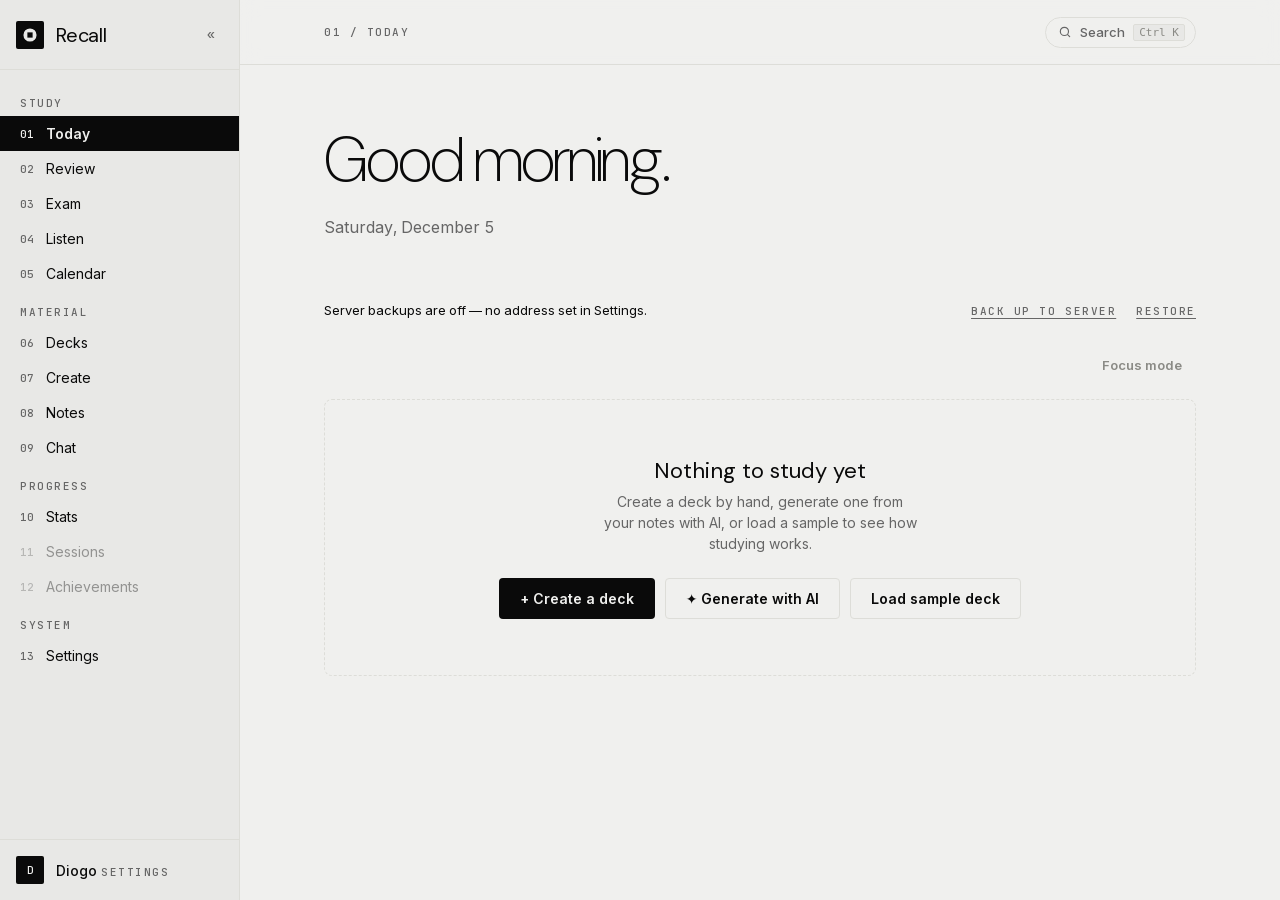
<file: index.html>
<!DOCTYPE html>
<html lang="en">
<head>
<meta charset="utf-8">
<meta name="viewport" content="width=device-width, initial-scale=1">
<title>Recall</title>
<!-- PWA (feature #26). Installing does NOT change the origin, so the installed app
     shares one localStorage with this tab rather than opening a second, empty library. -->
<link rel="manifest" href="manifest.json">
<meta name="theme-color" content="#F0F0EE">
<!-- Chrome asks for /favicon.ico on every page load whether you declare one or not.
     Without this line that is a 404 on every visit, including production. Found by
     (C) live-source-check.mjs V19, which names the URL rather than just counting. -->
<link rel="icon" href="icons/icon-192.png">
<link rel="apple-touch-icon" href="icons/apple-touch-icon-180.png">
<!-- Fonts are vendored into fonts/ (feature #26): Google Fonts cannot be relied on with
     the wifi off, and this also drops a render-blocking cross-origin request. The
     @font-face rules live at the top of styles.css. -->
<!-- pdf.js 3.11.174 (Mozilla, Apache-2.0) — reads text out of PDFs, entirely in the
     browser. VENDORED, not from a CDN (2026-08-28).
     It used to load from cdnjs, justified as "fine because PDF import only feeds AI
     generation, which already needs the internet". Feature #37 killed that sentence:
     attaching a reference source costs ZERO API calls, so there is now a PDF path that
     needs no network for its purpose — and it failed offline anyway, inside an app whose
     headline claim is that it works offline. Both this and its worker (see app.js) are
     now precached. Pinned to the exact version that was on the CDN. -->
<script src="vendor/pdf.min.js"></script>
<link rel="stylesheet" href="styles.css">
</head>
<body>


<div class="shell">

<!-- ============ SIDEBAR (v6) ============
     13 items in 5 groups, each with a zero-padded index. Replaces the 5-tab top
     nav: the app had outgrown it, and 4 of the design's screens had no tab at all.
     The list is DATA (NAV_DEF in app.js), not markup — the indices renumber
     themselves, which is the whole point of numbering them. -->
<aside class="rail" id="rail">
  <div class="rail-head">
    <button class="rail-brand" onclick="goHome()" aria-label="Recall home">
      <!-- "Aperture": a square with a circular void and a small square returned to
           the centre. One fill, no background box — the void shows what is behind
           it, so the mark inverts correctly on paper and on ink. -->
      <svg viewBox="0 0 64 64" role="img" aria-label="Recall">
        <path fill-rule="evenodd" d="M0 0 H64 V64 H0 Z M32 17 A15 15 0 1 0 32 47 A15 15 0 1 0 32 17 Z"/>
        <rect x="26" y="26" width="12" height="12"/>
      </svg>
      <span class="rail-wordmark">Recall</span>
    </button>
    <button class="rail-toggle" id="rail-toggle" onclick="toggleRail()"
            aria-label="Collapse sidebar" aria-expanded="true" title="Collapse">&laquo;</button>
  </div>

  <nav class="rail-nav" id="rail-nav" aria-label="Main"></nav>

  <div class="rail-foot">
    <div id="rail-pomodoro"></div>
    <button class="rail-user" onclick="openKeyModal()" title="Settings" aria-label="Settings">
      <span class="rail-avatar" id="rail-initials">D</span>
      <span class="rail-user-meta">
        <span class="rail-user-name" id="rail-user-name">Diogo</span>
        <span class="m-label" id="rail-user-sub">Settings</span>
      </span>
    </button>
  </div>
</aside>

<main>
  <div class="topbar">
    <div class="topbar-inner">
      <div class="topbar-where" id="topbar-where">01 / Today</div>
      <div class="topbar-right">
        <span class="topbar-offline" id="topbar-offline" hidden>Offline ready</span>
        <span class="topbar-due" id="topbar-due"></span>
        <span class="nav-crumb" id="nav-crumb"></span>
        <button class="search-pill" id="search-pill" onclick="openSearch()"
              aria-label="Search everything" title="Search decks, cards and assignments">
        <svg viewBox="0 0 24 24" aria-hidden="true"><circle cx="11" cy="11" r="7"/><path d="M20 20l-3.5-3.5"/></svg>
        <span>Search</span><kbd id="search-pill-key">⌘K</kbd>
      </button>
      </div>
    </div>
  </div>

  <div class="col">

<!-- The update handoff (2026-08-01). NOT a toast: a toast disappears after 1.6s and
     has nothing to click, which is exactly the state that left ⌘Q as the only way to
     pick up a new build. This stays until it is acted on or dismissed.

     Lives HERE, between the nav and <main>, and not at the end of <body>, because it is
     IN FLOW (2026-08-28). As a fixed overlay it covered whatever sat in the first row of
     content — "Show answer" in August, then the pomodoro reset. See the CSS note. -->
<div id="update-bar" hidden>
  <span id="update-bar-text"></span>
  <button class="btn btn-primary" id="update-bar-action" onclick="onTakeUpdate()"></button>
  <button class="btn btn-ghost" onclick="dismissUpdateBar()" aria-label="Dismiss">Later</button>
</div>

  <!-- ============ DECKS HOME ============ -->
  <!-- ============ HOME (dashboard) ============
       Split from the decks library 2026-07-27: one screen was carrying eleven
       things. Home answers "what do I study now?"; Decks answers "what do I have?" -->
  <section id="screen-home" class="screen active">
    <div class="dash-header" id="dash-header">
      <div>
        <div class="dash-date" id="dash-date">—</div>
        <h1 class="dash-h1" id="dash-greeting">Recall</h1>
      </div>
      <div style="display:flex;gap:10px;flex-wrap:wrap">
        <button class="btn btn-outline" onclick="goGenerate()">✦ Generate with AI</button>
        <button class="btn btn-primary" onclick="goDecks()">Your decks</button>
      </div>
    </div>

    <!-- Backup nudge / unreadable-data warning (feature #19). Urgent, so it stays
         on the front page. Renders nothing when there is nothing to say. -->
    <div class="backup-nudge" id="backup-nudge" style="display:none"></div>

    <!-- Layout switch (feature #30). Lives OUTSIDE #dash-header on purpose: the header
         is one of the things Focus hides, so a toggle placed inside it would vanish in
         Focus mode and the only way back would be clearing localStorage. Pinned by F15. -->
    <div class="home-layout-row">
      <button class="btn btn-ghost btn-sm" id="home-layout-btn" aria-pressed="false"
              onclick="onToggleHomeLayout()"
              title="Switch between the full dashboard and a single-number view">Focus mode</button>
    </div>

    <!-- Hidden entirely when there are no decks: a dashboard of zeroes is worse
         than a welcome. -->
    <div class="dashA-top" id="dash-panels" style="display:none">
      <div class="due-panel">
        <div>
          <div class="due-label">Due today</div>
          <div class="due-num">
            <span class="due-big" id="due-big">0</span>
            <span class="due-unit" id="due-unit">cards</span>
          </div>
          <p class="due-sub" id="due-sub"></p>
        </div>
        <div class="due-actions">
          <button class="btn btn-dark" id="dash-review-btn" onclick="startDueReview()">Start review</button>
          <button class="btn btn-outline" id="dash-browse-btn" onclick="goDecks()">Browse decks</button>
        </div>
      </div>
      <div class="stats-panel" id="dash-stats-panel">
        <div class="stats-panel-label">Streak</div>
        <div class="stats-list">
          <div class="stat-row"><span class="stat-n" id="dash-streak">0</span><span class="stat-l">Day streak</span></div>
          <div class="stat-divider"></div>
          <div class="stat-row"><span class="stat-n" id="dash-total">0</span><span class="stat-l">Total cards</span></div>
          <div class="stat-divider"></div>
          <div class="stat-row"><span class="stat-n" id="dash-week">0</span><span class="stat-l">Reviewed 7d</span></div>
        </div>
        <div class="ticks streak-ticks" id="dash-streak-ticks" aria-hidden="true"></div>
      </div>
    </div>

    <!-- "Up next" (v6). The decks with cards due, in the design's four-column row.
         Hidden entirely when nothing is due — an empty band under a zero is noise. -->
    <div id="dash-upnext" hidden>
      <div class="band-head">Up next</div>
      <div id="dash-upnext-rows"></div>
    </div>

    <!-- Assignments panel (feature #27). Rendered OUTSIDE renderDashboard, which
         returns early with zero decks — this panel must still appear for someone who
         logged a Filosofia test before creating a Filosofia deck. Placed above
         #home-empty so that case reads correctly. Empty string = no panel at all. -->
    <div class="asg-panel" id="dash-assignments" style="display:none"></div>

    <div id="home-empty"></div>

    <div class="activity-panel" id="dash-activity" style="display:none">
      <div class="activity-header">
        <h2>Study activity</h2>
        <div class="cal-legend">
          <span>Less</span>
          <div class="cal-legend-swatches">
            <span class="hm-cell hm-0"></span><span class="hm-cell hm-1"></span><span class="hm-cell hm-2"></span><span class="hm-cell hm-3"></span><span class="hm-cell hm-4"></span>
          </div>
          <span>More</span>
        </div>
      </div>
      <div id="dash-heatmap"></div>
    </div>
  </section>

  <!-- ============ DECKS (the library) ============ -->
  <section id="screen-decks" class="screen">
    <div class="page-head">
      <div>
        <div class="eyebrow">Your library</div>
        <h1 class="page">Decks</h1>
      </div>
      <div style="display:flex;gap:10px;flex-wrap:wrap">
        <button class="btn btn-outline" id="gen-cta" onclick="goGenerate()">✦ Generate with AI</button>
        <button class="btn btn-primary" id="new-deck-btn" onclick="openDeckModal()">+ New deck</button>
      </div>
    </div>

    <!-- Static (outside decks-body) so re-renders never steal focus mid-word. -->
    <div class="field" id="deck-search-wrap" style="display:none">
      <input id="deck-search" type="search" placeholder="Search decks and cards" autocomplete="off"
             oninput="renderDecks()"
             onkeydown="if(event.key==='Escape'){event.preventDefault();this.value='';renderDecks();}">
    </div>
    <div id="decks-body"></div>

    <div class="data-footer">
      <span class="data-footer-note">Your decks and progress live only in this browser. Back them up to a file so a browser reset can't erase them.</span>
      <div class="data-footer-actions">
        <button class="btn btn-outline btn-sm" onclick="exportData()">↓ Export backup</button>
        <button class="btn btn-outline btn-sm" onclick="importData()">↑ Import backup</button>
      </div>
    </div>
    <input type="file" id="import-file" accept="application/json,.json" style="display:none" onchange="onImportFile(event)">
  </section>

  <!-- ============ ASSIGNMENTS (feature #27) ============ -->
  <section id="screen-assignments" class="screen">
    <div class="cal-head">
      <h1 class="v6-h1 cal-month-label">Assignments</h1>
      <div class="seg cal-tabs" role="tablist" aria-label="Calendar view">
          <button class="seg-btn" id="asg-tab-month" role="tab" onclick="goCalendar('Month')">Month</button>
          <button class="seg-btn" id="asg-tab-week"  role="tab" onclick="goCalendar('Week')">Week</button>
          <button class="seg-btn" id="asg-tab-asg"   role="tab" onclick="goAssignments()">Assignments</button>
        </div>
    </div>
    <div class="page-head">
      <div>
        <div class="eyebrow">School</div>
        <h1 class="page">Assignments</h1>
      </div>
      <div style="display:flex;gap:10px;flex-wrap:wrap;align-items:center">
        <!-- Static, outside #assignments-body, so a re-render never steals focus or
             resets the choice mid-interaction — same reason as #deck-search-wrap. -->
        <label class="asg-sort-label" for="asg-sort">Sort by</label>
        <select id="asg-sort" onchange="onAsgSortChange()">
          <option value="due">Due date</option>
          <option value="priority">Priority</option>
        </select>
        <button class="btn btn-primary" onclick="openAssignmentModal(-1)">+ New assignment</button>
      </div>
    </div>

    <!-- Google Calendar sync (feature #33). Static, outside #assignments-body, so a
         re-render of the list never wipes a "Syncing…" message mid-request — the same
         reason #asg-sort lives outside it. -->
    <div id="gcal-panel" class="gcal-panel"></div>

    <div id="asg-controls"></div>
    <div id="assignments-body"></div>
  </section>

  <!-- ============ DECK VIEW ============ -->
  <section id="screen-deck" class="screen">
    <button class="btn btn-ghost btn-sm" style="margin-bottom:14px" onclick="goDecks()">← All decks</button>
    <div class="page-head">
      <div>
        <div class="eyebrow" id="deck-tag-line">Deck</div>
        <h1 class="page" id="deck-title">Deck</h1>
        <div id="deck-due-line" style="margin-top:8px;font-size:14px;color:var(--ink-2)"></div>
      </div>
      <div style="display:flex;gap:10px;flex-wrap:wrap">
        <button class="btn btn-danger-ghost" onclick="onDeleteDeck()">Delete deck</button>
        <button class="btn btn-outline" onclick="goGenerateForDeck()">✦ Generate cards</button>
        <button class="btn btn-outline" id="chat-btn" onclick="goChatForDeck()">Chat</button>
        <button class="btn btn-outline" id="artifacts-btn" onclick="goArtifactsForDeck()">Artifacts</button>
        <button class="btn btn-outline" id="exam-btn" onclick="goExamForDeck()">Exam</button>
        <button class="btn btn-outline" id="quiz-btn" onclick="startQuiz()">Quiz</button>
        <button class="btn btn-outline" id="cram-btn" onclick="startCram()">Cram</button>
        <button class="btn btn-primary" id="study-btn" onclick="startReview()">Study</button>
      </div>
    </div>

    <!-- Speech settings for this deck. Language is per-deck (a property of the
         material); "read aloud" is global (a property of your situation).
         Audio is pre-generated Kokoro clips now, so these controls always show —
         the old "browser has no speech engine" hiding case no longer exists. -->
    <div class="speak-row" id="speak-toggle-row">
      <label class="speak-check">
        <input type="checkbox" id="speak-toggle" onchange="onToggleAutoSpeak()">
        <span>Read cards aloud</span>
      </label>
      <label class="speak-lang">
        <span>Voice</span>
        <select id="deck-lang" onchange="onChangeDeckLang()"></select>
      </label>
      <button class="btn btn-ghost btn-sm speak-btn" onclick="onTestVoice()">Test voice</button>
    </div>

    <details class="deck-summary" id="deck-summary-wrap" style="display:none">
      <summary>Summary <span class="deck-summary-hint">AI-written from your imported material</span></summary>
      <p class="summary-text" id="deck-summary-text"></p>
    </details>

    <!-- Reference source (feature #37). Material for Chat / Artifacts / Exam Mode on a
         deck whose cards were made by hand. Rendered by renderSourceRow(). -->
    <div class="source-row" id="deck-source-row"></div>

    <div class="panel">
      <div class="field">
        <label for="card-front">Front — the question or prompt</label>
        <textarea id="card-front" placeholder="e.g. What is the powerhouse of the cell?"></textarea>
      </div>
      <div class="field">
        <label for="card-back">Back — the answer</label>
        <textarea id="card-back" placeholder="e.g. The mitochondria."></textarea>
      </div>
      <div class="form-foot">
        <span class="form-error" id="card-error"></span>
        <button class="btn btn-primary" onclick="onAddCard()">Add card</button>
      </div>
    </div>

    <div class="section-label" id="exam-history-label" style="display:none">
      <h2>Exams</h2>
      <span class="count" id="exam-history-count">0</span>
    </div>
    <div id="exam-history"></div>

    <div class="section-label">
      <h2>Cards</h2>
      <span class="count" id="cards-count">0</span>
    </div>
    <div class="card-list" id="cards-body"></div>
  </section>

  <!-- ============ REVIEW ============ -->
  <section id="screen-review" class="screen">
    <div id="review-active">
      <div class="review-wrap">
        <!-- Mode row (v6). The design shows four modes as tabs on one screen; this
             app has Flip, Quiz and Cram as three screens, so the tabs navigate.
             Timed is in the design and has never been built — shown disabled
             rather than dropped, because the row is the design and a silently
             missing fourth tab reads as a rendering bug. -->
        <div class="mode-tabs" role="tablist" aria-label="Review mode">
          <button class="mode-tab" id="mode-flip"  role="tab" onclick="setReviewMode('Flip')">Flip</button>
          <button class="mode-tab" id="mode-quiz"  role="tab" onclick="startQuiz()">Quiz</button>
          <button class="mode-tab" id="mode-cram"  role="tab" onclick="startCram()">Cram</button>
          <button class="mode-tab" id="mode-timed" role="tab" onclick="setReviewMode('Timed')">Timed</button>
        </div>
        <div class="mode-note" id="mode-note"></div>
        <div class="review-head">
          <span class="review-deck" id="review-deck-name">Deck</span>
          <!-- Pomodoro (feature #34). One timer shared by Study, Cram and Quiz. -->
          <div class="pomodoro-slot" role="group" aria-label="Focus timer"></div>
          <span class="study-timer" id="review-timer" hidden></span>
          <span class="review-pos" id="review-pos">1 / 1</span>
        </div>
        <div class="progress"><div class="progress-fill" id="review-bar" style="width:0%"></div></div>
        <div class="flashcard" id="flashcard" onclick="flip()" role="button" tabindex="0"
             aria-label="Flashcard. Click or press space to reveal the answer.">
          <button class="speak-btn card-speak" title="Read aloud (S)" aria-label="Read this card aloud"
                  onclick="event.stopPropagation(); speakReviewFace()">Speak</button>
          <div class="face-label" id="face-label">Question</div>
          <div class="face-text" id="face-text">—</div>
          <div class="flip-hint" id="flip-hint">Space to reveal</div>
        </div>
        <div id="show-answer-row" class="show-answer-row">
          <button class="btn btn-primary" onclick="flip()">Reveal answer</button>
        </div>
        <div id="rating-grid" class="rating-grid" style="display:none">
          <button class="rating-btn rating-again" onclick="rate('again')"><span>Again</span><span class="interval" id="iv-again">—</span></button>
          <button class="rating-btn rating-hard"  onclick="rate('hard')"><span>Hard</span><span class="interval" id="iv-hard">—</span></button>
          <button class="rating-btn rating-good"  onclick="rate('good')"><span>Good</span><span class="interval" id="iv-good">—</span></button>
          <button class="rating-btn rating-easy"  onclick="rate('easy')"><span>Easy</span><span class="interval" id="iv-easy">—</span></button>
        </div>
      </div>
    </div>

    <!-- caught up (nothing due) -->
    <div id="review-caughtup" style="display:none">
      <div class="centered">
        <div class="big-icon" style="background:var(--success-bg)">
          <svg width="26" height="26" viewBox="0 0 24 24" fill="none" stroke="#1A7F37" stroke-width="2.5" stroke-linecap="round" stroke-linejoin="round"><path d="M20 6 9 17l-5-5"/></svg>
        </div>
        <h1>You're all caught up</h1>
        <p id="caughtup-text">No cards are due in this deck right now. Come back later, or study ahead.</p>
        <div class="done-actions">
          <button class="btn btn-primary" id="study-ahead-btn" onclick="startReview(true)">Study all cards anyway</button>
          <button class="btn btn-outline" onclick="goDeck(currentDeckId)">Back to deck</button>
        </div>
      </div>
    </div>

    <!-- session complete -->
    <div id="review-done" style="display:none">
      <div class="centered">
        <div class="big-icon" style="background:var(--success-bg)">
          <svg width="26" height="26" viewBox="0 0 24 24" fill="none" stroke="#1A7F37" stroke-width="2.5" stroke-linecap="round" stroke-linejoin="round"><path d="M20 6 9 17l-5-5"/></svg>
        </div>
        <h1>Session complete</h1>
        <p id="done-text">Nice work.</p>
        <div class="done-stats">
          <div class="done-stat"><div class="done-stat-n" id="cnt-again" style="color:var(--error)">0</div><div class="done-stat-l">Again</div></div>
          <div class="done-stat"><div class="done-stat-n" id="cnt-hard" style="color:var(--warning)">0</div><div class="done-stat-l">Hard</div></div>
          <div class="done-stat"><div class="done-stat-n" id="cnt-good">0</div><div class="done-stat-l">Good</div></div>
          <div class="done-stat"><div class="done-stat-n" id="cnt-easy" style="color:var(--success)">0</div><div class="done-stat-l">Easy</div></div>
        </div>
        <!-- Effort reveal (feature #32). Deliberately BELOW the session stats: the
             reward supplements the honest numbers, it never replaces them. -->
        <div id="review-reward"></div>
        <div class="done-actions">
          <button class="btn btn-primary" onclick="goDeck(currentDeckId)">Back to deck</button>
          <button class="btn btn-outline" onclick="goDecks()">All decks</button>
        </div>
      </div>
    </div>
  </section>

  <!-- ============ QUIZ ============ -->
  <section id="screen-quiz" class="screen">
    <div id="quiz-active">
      <div class="quiz-wrap">
        <div class="review-head">
          <span class="review-deck" id="quiz-deck-name">Deck</span>
          <div class="pomodoro-slot" role="group" aria-label="Focus timer"></div>
          <span class="review-pos" id="quiz-pos">1 / 1</span>
        </div>
        <div class="progress"><div class="progress-fill" id="quiz-bar" style="width:0%"></div></div>
        <div class="quiz-question">
          <div class="quiz-q-label">Which answer is correct?</div>
          <div class="quiz-q-text" id="quiz-q-text">—</div>
        </div>
        <div class="quiz-options" id="quiz-options"></div>
        <div class="quiz-foot">
          <span class="quiz-feedback" id="quiz-feedback"></span>
          <button class="btn btn-primary" id="quiz-next-btn" style="display:none" onclick="nextQuiz()">Next</button>
        </div>
      </div>
    </div>

    <!-- quiz results -->
    <div id="quiz-done" style="display:none">
      <div class="centered">
        <div class="big-icon" style="background:var(--success-bg)">
          <svg width="26" height="26" viewBox="0 0 24 24" fill="none" stroke="#1A7F37" stroke-width="2.5" stroke-linecap="round" stroke-linejoin="round"><path d="M20 6 9 17l-5-5"/></svg>
        </div>
        <h1 id="quiz-score-title">Quiz complete</h1>
        <p id="quiz-score-text">—</p>
        <div id="quiz-reward"></div>
        <div class="done-actions">
          <button class="btn btn-primary" onclick="startQuiz()">Retake quiz</button>
          <button class="btn btn-outline" onclick="goDeck(currentDeckId)">Back to deck</button>
        </div>
      </div>
    </div>
  </section>

  <!-- ============ CRAM ============ -->
  <section id="screen-cram" class="screen">
    <div id="cram-active">
      <div class="review-wrap">
        <div class="review-head">
          <span class="review-deck" id="cram-deck-name">Deck</span>
          <div class="pomodoro-slot" role="group" aria-label="Focus timer"></div>
          <span class="review-pos" id="cram-left">—</span>
        </div>
        <div class="progress"><div class="progress-fill" id="cram-bar" style="width:0%"></div></div>
        <div class="flashcard" onclick="cramFlip()" role="button" tabindex="0"
             aria-label="Flashcard. Click or press space to reveal the answer.">
          <button class="speak-btn card-speak" title="Read aloud (S)" aria-label="Read this card aloud"
                  onclick="event.stopPropagation(); speakCramFace()">Speak</button>
          <div class="face-label" id="cram-face-label">Question</div>
          <div class="face-text" id="cram-face-text">—</div>
          <div class="flip-hint" id="cram-flip-hint">Space to reveal</div>
        </div>
        <div id="cram-show-row" class="show-answer-row">
          <button class="btn btn-primary" onclick="cramFlip()">Reveal answer</button>
        </div>
        <div id="cram-grid" class="rating-grid cram-grid" style="display:none">
          <button class="rating-btn rating-again" onclick="onCramAnswer(false)"><span>Missed</span><span class="interval">comes back</span></button>
          <button class="rating-btn rating-easy"  onclick="onCramAnswer(true)"><span>Got it</span><span class="interval">done</span></button>
        </div>
      </div>
    </div>

    <!-- cram results -->
    <div id="cram-done" style="display:none">
      <div class="centered">
        <div class="big-icon" style="background:var(--success-bg)">
          <svg width="26" height="26" viewBox="0 0 24 24" fill="none" stroke="#1A7F37" stroke-width="2.5" stroke-linecap="round" stroke-linejoin="round"><path d="M20 6 9 17l-5-5"/></svg>
        </div>
        <h1 id="cram-score-title">Deck crammed</h1>
        <p id="cram-score-text">—</p>
        <div id="cram-reward"></div>
        <div class="done-actions">
          <button class="btn btn-primary" onclick="cramAgain()">Cram again</button>
          <button class="btn btn-outline" onclick="goDeck(currentDeckId)">Back to deck</button>
        </div>
      </div>
    </div>
  </section>

  <!-- ============ CHAT WITH MATERIAL ============ -->
  <section id="screen-chat" class="screen">
    <div class="chat-wrap">
      <button class="btn btn-ghost btn-sm" style="margin-bottom:14px" onclick="goDeck(currentDeckId)">← Back to deck</button>

      <!-- Chat header (feature #21), from 01 Design/(C) Recall-standalone.html -->
      <div class="chat-header">
        <div class="chat-icon" aria-hidden="true">
          <svg width="20" height="20" viewBox="0 0 24 24" fill="none" stroke="currentColor" stroke-width="2" stroke-linecap="round" stroke-linejoin="round"><path d="M21 15a2 2 0 0 1-2 2H7l-4 4V5a2 2 0 0 1 2-2h14a2 2 0 0 1 2 2z"/></svg>
        </div>
        <div class="chat-header-text">
          <div class="chat-title">Chat with this material</div>
          <div class="chat-source" id="chat-source">—</div>
        </div>
        <span class="sources-badge" title="Answers come only from this deck's material">● Sources only</span>
        <!-- The thread now survives navigation (feature #29), so ending it has to be
             a deliberate act. Without this the only way out is reloading the page. -->
        <button class="btn btn-ghost btn-sm" id="chat-new-btn" onclick="onNewConversation()"
                title="Clear this deck's conversation and start over">New conversation</button>
      </div>

      <div class="chat-thread" id="chat-thread"></div>

      <div class="chat-input-area">
        <div class="chat-suggestions" id="chat-suggestions"></div>
        <div class="chat-bar">
          <textarea id="chat-input" rows="1" placeholder="Ask about this material…"
            onkeydown="if(event.key==='Enter'&&!event.shiftKey){event.preventDefault();onSendChat();}"></textarea>
          <button class="chat-send" id="chat-send-btn" onclick="onSendChat()" aria-label="Send">
            <svg width="17" height="17" viewBox="0 0 24 24" fill="none" stroke="currentColor" stroke-width="2" stroke-linecap="round" stroke-linejoin="round"><path d="M22 2 11 13M22 2l-7 20-4-9-9-4z"/></svg>
          </button>
        </div>
        <p class="chat-note">Each message is one API call.</p>
      </div>
    </div>
  </section>

  <!-- ============ ARTIFACTS (table · sheet · map) ============ -->
  <section id="screen-artifacts" class="screen">
    <div class="table-wrap">
      <button class="btn btn-ghost btn-sm" style="margin-bottom:14px" onclick="goDeck(currentDeckId)">← Back to deck</button>
      <div class="eyebrow" id="artifacts-context-kind">Study artifacts</div>
      <h1 class="page" id="artifacts-deck-name" style="margin-bottom:6px">Deck</h1>
      <div class="art-tabs" id="art-tabs">
        <button class="art-tab" id="art-tab-table" onclick="showArtifactTab('table')">Table</button>
        <button class="art-tab" id="art-tab-sheet" onclick="showArtifactTab('sheet')">Sheet</button>
        <button class="art-tab" id="art-tab-map" onclick="showArtifactTab('map')">Map</button>
        <button class="art-tab" id="art-tab-timeline" onclick="showArtifactTab('timeline')">Timeline</button>
        <button class="art-tab" id="art-tab-chart" onclick="showArtifactTab('chart')">Chart</button>
      </div>

      <div class="art-panel" id="art-panel-table">
        <p class="chat-note">Built only from this deck’s material. One table per deck — regenerating replaces it.</p>
        <div class="table-input-row">
          <input id="table-steering" type="text" autocomplete="off"
                 placeholder="What should it compare? Leave empty and Claude picks."
                 onkeydown="if(event.key==='Enter'){event.preventDefault();onGenerateTable();}">
          <button class="btn btn-primary" id="table-gen-btn" onclick="onGenerateTable()">Generate</button>
        </div>
        <div class="gen-status" id="table-status"></div>
        <div id="table-result"></div>
      </div>

      <div class="art-panel" id="art-panel-sheet">
        <p class="chat-note">A one-page pre-exam read, built only from this deck’s material. One sheet per deck — regenerating replaces it.</p>
        <div class="table-input-row" style="justify-content:flex-end">
          <button class="btn btn-primary" id="sheet-gen-btn" onclick="onGenerateSheet()">Generate</button>
        </div>
        <div class="gen-status" id="sheet-status"></div>
        <div id="sheet-result"></div>
      </div>

      <div class="art-panel" id="art-panel-map">
        <p class="chat-note">The key concepts and how they connect, drawn only from this deck’s material. One map per deck — regenerating replaces it.</p>
        <div class="table-input-row" style="justify-content:flex-end">
          <button class="btn btn-primary" id="map-gen-btn" onclick="onGenerateMap()">Generate</button>
        </div>
        <div class="gen-status" id="map-status"></div>
        <div id="map-result"></div>
      </div>

      <div class="art-panel" id="art-panel-timeline">
        <p class="chat-note">The material’s events or steps laid out in order, drawn only from this deck’s material. One timeline per deck — regenerating replaces it.</p>
        <div class="table-input-row" style="justify-content:flex-end">
          <button class="btn btn-primary" id="timeline-gen-btn" onclick="onGenerateTimeline()">Generate</button>
        </div>
        <div class="gen-status" id="timeline-status"></div>
        <div id="timeline-result"></div>
      </div>

      <div class="art-panel" id="art-panel-chart">
        <p class="chat-note">One chart of the numbers worth studying, drawn only from this deck’s material. Works when there are real figures to chart — otherwise it says so. One chart per deck — regenerating replaces it.</p>
        <div class="table-input-row">
          <input id="chart-steering" type="text" autocomplete="off"
                 placeholder="What should it chart? Leave empty and Claude picks."
                 onkeydown="if(event.key==='Enter'){event.preventDefault();onGenerateChart();}">
          <button class="btn btn-primary" id="chart-gen-btn" onclick="onGenerateChart()">Generate</button>
        </div>
        <div class="gen-status" id="chart-status"></div>
        <div id="chart-result"></div>
      </div>
    </div>
  </section>

  <!-- ============ GENERATE ============ -->

  <!-- ============ EXAM MODE (feature #36) ============
       Three screens. Setup exists because the official IAVE Informação-Prova is
       MANDATORY: it is the only thing that can tell Claude the real shape of the
       exam, and the only place a wrong PDF can be turned away. -->

  <section id="screen-exam-setup" class="screen">
    <button class="btn btn-ghost btn-sm" style="margin-bottom:14px" onclick="goDeck(currentDeckId)">← Back to deck</button>
    <div class="page-head">
      <div>
        <div class="eyebrow" id="exam-setup-tag">Exam Mode</div>
        <h1 class="page">Sit a real exam</h1>
      </div>
    </div>

    <!-- Corrected 2026-08-26. This used to promise that the Grupos and cotações were
         read from the document. MEASURED on the real 2026 Informação-Provas for História A
         and Física e Química A: neither lists them. The page was promising something no
         official document delivers, and contradicting its own provenance line below. -->
    <p class="exam-lede">
      Recall builds a full mock <strong>Exame Nacional</strong> from this deck's own material,
      following your subject's official <strong>Informação-Prova</strong> — its duration, its
      200 points, the kinds of question it uses and the themes it covers. One PDF, once per deck.
      Recall will tell you which parts came from the document and which it chose itself.
    </p>

    <div class="panel exam-panel">
      <div class="field">
        <label for="exam-pdf">Informação-Prova (PDF)</label>
        <input type="file" id="exam-pdf" accept="application/pdf" onchange="onExamPdfChosen(event)">
        <div class="field-hint">
          Download it from <span class="mono-inline">iave.pt</span> — one per subject, per year.
          Any other PDF will be turned away rather than guessed at.
        </div>
      </div>
      <div class="gen-status" id="exam-format-status"></div>
    </div>

    <div id="exam-format-summary"></div>

    <div class="exam-generate-row" id="exam-generate-row" style="display:none">
      <div class="gen-status" id="exam-generate-status"></div>
      <button class="btn btn-primary" id="exam-generate-btn" onclick="onGenerateExam()">Generate exam</button>
    </div>
  </section>

  <section id="screen-exam" class="screen">
    <div class="exam-bar">
      <div class="exam-bar-id">
        <div class="eyebrow" id="exam-subject" style="margin:0">Exame</div>
        <div class="exam-bar-title" id="exam-title">Exame</div>
      </div>

      <div class="exam-bar-clock">
        <div class="exam-clock" id="exam-clock">00:00</div>
        <div class="exam-clock-mode" id="exam-clock-mode">Elapsed</div>
      </div>

      <div class="exam-bar-actions">
        <span class="exam-progress" id="exam-progress">0 / 0 answered</span>
        <button class="btn btn-outline btn-sm" id="exam-mode-btn" onclick="onToggleExamClockMode()">Count down</button>
        <button class="btn btn-outline btn-sm" id="exam-start-btn" onclick="onStartExam()">Start</button>
        <button class="btn btn-outline btn-sm" id="exam-pause-btn" onclick="onToggleExamPause()">Pause</button>
        <button class="btn btn-primary btn-sm" id="exam-submit-btn" onclick="onSubmitExam()">Submit</button>
      </div>
    </div>

    <!-- Claude's own warning about the deck, when it has one. Its own banner because
         it used to end up in the title: the schema had no other free-text field. -->
    <div class="exam-material-warning" id="exam-material-warning"></div>

    <div class="exam-overtime" id="exam-overtime"></div>
    <!-- Said in words, on the screen, because it is a real difference between this
         and the thing it rehearses. -->
    <div class="exam-pause-note" id="exam-pause-note">
      Pause is a study aid. A real Exame Nacional has no pause button — and running out
      of time here will never submit for you.
    </div>

    <div class="gen-status" id="exam-submit-status"></div>
    <div id="exam-body"></div>

    <div class="exam-foot">
      <button class="btn btn-primary" onclick="onSubmitExam()">Submit for marking</button>
    </div>
  </section>

  <section id="screen-exam-result" class="screen">
    <button class="btn btn-ghost btn-sm" style="margin-bottom:14px" onclick="goDeck(currentDeckId)">← Back to deck</button>

    <!-- Above the mark, never in a footnote. A number out of 20 next to the words
         "Exame Nacional" reads as authoritative whether or not it has earned it. -->
    <div class="exam-disclaimer" id="exam-disclaimer">
      <strong>This is an AI estimated grade, not an official school grade.</strong>
      Claude marked your open answers against a rubric it wrote itself. Treat it as
      practice feedback on what to study next, not as a prediction of what a real
      examiner would give you.
    </div>

    <div class="exam-grade-panel">
      <div class="exam-grade-main">
        <div class="exam-grade-label">Estimated grade</div>
        <div class="exam-grade20" id="exam-grade20">—</div>
        <div class="exam-grade-scale">valores (0–20)</div>
      </div>
      <div class="exam-grade-side">
        <div class="exam-grade-label">Cotação</div>
        <div class="exam-total200" id="exam-total200">— / 200</div>
        <div class="exam-grade-meta" id="exam-result-meta"></div>
      </div>
    </div>

    <div class="gen-status" id="exam-regrade-status"></div>
    <div id="exam-result-body"></div>
  </section>

  <section id="screen-generate" class="screen">
    <div class="gen-wrap">
      <div class="eyebrow">AI flashcard generation</div>
      <h1 class="page" style="margin-bottom:6px">Turn notes into cards</h1>
      <p style="color:var(--ink-2);font-size:15px;margin-bottom:24px;max-width:60ch;text-wrap:pretty">Paste any text — class notes, an article, a chapter — or choose a PDF. Recall asks Claude to pull out the key ideas and write question/answer cards for you.</p>

      <div class="panel">
        <div class="field">
          <label for="gen-deck">Add cards to</label>
          <select id="gen-deck" onchange="onGenDeckChange()"></select>
        </div>
        <div class="field" id="gen-newdeck-field" style="display:none">
          <label for="gen-newdeck-name">New deck name</label>
          <input id="gen-newdeck-name" type="text" placeholder="e.g. Cell Biology" autocomplete="off">
        </div>
        <div class="field">
          <label for="gen-source">Source text</label>
          <div class="pdf-row">
            <button type="button" class="btn btn-outline btn-sm" onclick="document.getElementById('pdf-file').click()">📄 Choose PDF</button>
            <input type="file" id="pdf-file" accept="application/pdf" hidden onchange="onPdfChosen(event)">
            <span class="pdf-info" id="pdf-info"></span>
          </div>
          <div class="field pdf-pages-field" id="pdf-pages-field" style="display:none">
            <label for="pdf-pages">Pages <span class="pages-hint">(optional — e.g. 3-8, blank = all)</span></label>
            <div class="pdf-pages-row">
              <input id="pdf-pages" type="text" placeholder="all" autocomplete="off" onkeydown="if(event.key==='Enter'){event.preventDefault();onApplyPdfPages();}">
              <button type="button" class="btn btn-outline btn-sm" onclick="onApplyPdfPages()">Apply</button>
            </div>
          </div>
          <textarea id="gen-source" style="min-height:160px" placeholder="Paste your notes, an article, or a transcript here — or choose a PDF above…"></textarea>
        </div>
        <div class="gen-controls">
          <div class="gen-count-row">
            <span class="gen-count-label">Cards to make</span>
            <div class="count-pills" id="count-pills">
              <button class="count-pill" onclick="setCount(this,5)">5</button>
              <button class="count-pill active" onclick="setCount(this,10)">10</button>
              <button class="count-pill" onclick="setCount(this,20)">20</button>
            </div>
          </div>
          <button class="btn btn-primary" id="gen-btn" onclick="onGenerate()">✦ Generate cards</button>
        </div>
        <div class="gen-status" id="gen-status"></div>
      </div>

      <div id="gen-results" class="gen-results" style="display:none">
        <div class="gen-results-head">
          <div style="display:flex;align-items:center;gap:10px">
            <h2 id="gen-results-title">Cards generated</h2>
            <span class="ready-badge">Review before saving</span>
          </div>
          <div style="display:flex;gap:10px">
            <button class="btn btn-outline btn-sm" onclick="discardGenerated()">Discard</button>
            <button class="btn btn-primary btn-sm" id="gen-save-btn" onclick="saveGenerated()">Add to deck</button>
          </div>
        </div>
        <div class="summary-panel" id="gen-summary" style="display:none">
          <div class="summary-label">Summary</div>
          <p class="summary-text" id="gen-summary-text"></p>
        </div>
        <div class="card-list" id="gen-cards-body"></div>
      </div>
    </div>
  </section>

  <!-- ============ PROGRESS / STATS ============ -->
  <section id="screen-stats" class="screen">
    <div class="page-head">
      <div>
        <div class="eyebrow">Your progress</div>
        <h1 class="page">Progress</h1>
      </div>
    </div>
    <div id="stats-body"></div>
  </section>

  <!-- ============ 04 LISTEN (v6 design) ============
       Hands-free review. The app already had Kokoro clips and speak(); what it
       never had was a surface that plays them one after another. -->
  <section id="screen-listen" class="screen">
    <h1 class="v6-h1">Listen</h1>
    <p class="v6-lede">Hands-free review. Recall reads each card aloud and moves through the deck on its own, so you can study while walking or cooking.</p>

    <div class="listen-player">
      <div class="listen-player-head">
        <span class="listen-deck" id="listen-deck">—</span>
        <span class="listen-pos" id="listen-pos">00 / 00</span>
      </div>
      <div class="listen-face-label" id="listen-face-label">Question</div>
      <div class="listen-face" id="listen-face"></div>
      <div class="ticks ticks-3 listen-ticks" id="listen-ticks"></div>
      <div class="listen-controls">
        <button class="listen-btn-ghost" onclick="listenPrev()">Previous</button>
        <button class="listen-btn-play" id="listen-play" onclick="listenToggle()">Play</button>
        <button class="listen-btn-ghost" onclick="listenNext()">Next</button>
      </div>
    </div>

    <div class="pref-row">
      <div class="pref-copy">
        <div class="pref-title">Speed</div>
        <div class="pref-desc">Playback rate for the voice</div>
      </div>
      <div class="seg" id="listen-rates"></div>
    </div>
    <div class="pref-row">
      <div class="pref-copy">
        <div class="pref-title">Read the answer too</div>
        <div class="pref-desc">Off reads only questions, for self-testing out loud</div>
      </div>
      <button class="switch" id="listen-both" role="switch" aria-checked="true"
              onclick="listenToggleBoth()"><span class="switch-knob"></span></button>
    </div>

    <div class="band-head listen-queue-head" id="listen-queue-head">Queue / 0 cards</div>
    <div id="listen-queue"></div>
  </section>

  <!-- ============ 05 CALENDAR (v6 design) ============
       Month and Week live here; Assignments is the third tab and stays its own
       section so its modal, sort control and checks keep working unchanged. All
       three report as "05 / Calendar", and Assignments has no nav row of its own.
       NOTE the third tab is Diogo's instruction, not the prototype: the design's
       Calendar has two tabs. -->
  <section id="screen-calendar" class="screen">
    <div class="cal-head">
      <h1 class="v6-h1 cal-month-label" id="cal-month-label">&mdash;</h1>
      <div class="seg cal-tabs" role="tablist" aria-label="Calendar view">
          <button class="seg-btn" id="cal-tab-month" role="tab" onclick="setCalView('Month')">Month</button>
          <button class="seg-btn" id="cal-tab-week"  role="tab" onclick="setCalView('Week')">Week</button>
          <button class="seg-btn" id="cal-tab-asg"   role="tab" onclick="goAssignments()">Assignments</button>
        </div>
    </div>
    <p class="v6-lede v6-lede-wide">Filled cells are days you studied. Amber bars show cards coming due.</p>

    <div id="cal-month-pane">
      <div class="cal-grid" id="cal-grid"></div>
    </div>

    <div id="cal-week-pane" hidden>
      <div class="cal-week-head">
        <div class="band-head cal-week-title">This week</div>
        <div class="cal-week-total" id="cal-week-total"></div>
      </div>
      <div id="cal-week-rows"></div>
    </div>

    <div class="cal-activity-head">
      <div class="band-head cal-week-title" id="cal-activity-title">Activity / 17 weeks</div>
      <div class="cal-legend-v6">
        <span>Less</span>
        <div class="cal-legend-swatches">
          <span class="hm-cell hm-0"></span><span class="hm-cell hm-1"></span><span class="hm-cell hm-2"></span><span class="hm-cell hm-3"></span><span class="hm-cell hm-4"></span>
        </div>
        <span>More</span>
      </div>
    </div>
    <div id="cal-activity"></div>
  </section>
  </div><!-- /.col -->
</main>
</div><!-- /.shell -->

<!-- ============ NEW DECK MODAL ============ -->
<div class="modal-backdrop" id="deck-modal" onclick="if(event.target===this)closeDeckModal()">
  <div class="modal" role="dialog" aria-modal="true" aria-labelledby="deck-modal-title">
    <h2 id="deck-modal-title">New deck</h2>
    <div class="modal-sub">A deck is a set of flashcards on one topic.</div>
    <div class="field">
      <label for="deck-name">Deck name</label>
      <input id="deck-name" type="text" placeholder="e.g. Cell Biology" autocomplete="off">
    </div>
    <div class="field">
      <label for="deck-tag">Subject / tag — optional</label>
      <input id="deck-tag" type="text" placeholder="e.g. Biology" autocomplete="off">
    </div>
    <div class="field" id="new-deck-lang-field">
      <label for="new-deck-lang">Read-aloud voice</label>
      <select id="new-deck-lang"></select>
    </div>
    <div class="form-error" id="deck-error" style="margin-bottom:8px"></div>
    <div class="modal-actions">
      <button class="btn btn-outline" onclick="closeDeckModal()">Cancel</button>
      <button class="btn btn-primary" onclick="onCreateDeck()">Create deck</button>
    </div>
  </div>
</div>

<!-- ============ REFERENCE SOURCE MODAL (feature #37) ============ -->
<div class="modal-backdrop" id="source-modal" onclick="if(event.target===this)closeSourceModal()">
  <div class="modal" role="dialog" aria-modal="true" aria-labelledby="source-modal-title">
    <h2 id="source-modal-title">Attach reference source</h2>
    <div class="modal-sub">Material for Chat, Artifacts and Exam Mode to work from. No cards
      are generated and nothing is sent to Claude right now.</div>
    <div class="field">
      <div class="pdf-row">
        <button type="button" class="btn btn-outline btn-sm"
                onclick="document.getElementById('source-pdf-file').click()">📄 Choose PDF</button>
        <input type="file" id="source-pdf-file" accept="application/pdf" hidden
               onchange="onSourcePdfChosen(event)">
        <span class="pdf-info" id="source-pdf-info"></span>
      </div>
      <div class="field pdf-pages-field" id="source-pages-field" style="display:none">
        <label for="source-pages">Pages <span class="pages-hint">(optional — e.g. 3-8, blank = all)</span></label>
        <div class="pdf-pages-row">
          <input id="source-pages" type="text" placeholder="all" autocomplete="off"
                 onkeydown="if(event.key==='Enter'){event.preventDefault();onApplySourcePages();}">
          <button type="button" class="btn btn-outline btn-sm" onclick="onApplySourcePages()">Apply</button>
        </div>
      </div>
      <label for="source-text">Reference text</label>
      <textarea id="source-text" style="min-height:200px" oninput="renderSourceCounter()"
                placeholder="Paste your notes, a chapter, a transcript — or choose a PDF above…"></textarea>
      <div class="source-counter" id="source-counter"></div>
    </div>
    <div class="modal-actions">
      <button class="btn btn-outline" onclick="closeSourceModal()">Cancel</button>
      <button class="btn btn-primary" id="source-save-btn" onclick="onSaveSource()">Attach reference</button>
    </div>
  </div>
</div>

<!-- ============ API KEY MODAL ============ -->
<div class="modal-backdrop" id="assignment-modal" onclick="if(event.target===this)closeAssignmentModal()">
  <div class="modal" role="dialog" aria-modal="true" aria-labelledby="asg-modal-title">
    <h2 id="asg-modal-title">New assignment</h2>
    <div class="modal-sub">Homework, a test, an essay — anything with a deadline.</div>
    <div class="field">
      <label for="asg-title">Title</label>
      <input id="asg-title" type="text" placeholder="e.g. Biology test — chapter 4" autocomplete="off">
    </div>
    <div class="field">
      <!-- Free text with suggestions, not a closed list: a Filosofia test has to be
           loggable before a Filosofia deck exists. Options come from deck tags AND
           subjects already used. -->
      <label for="asg-subject">Subject — optional</label>
      <input id="asg-subject" type="text" list="asg-subjects" placeholder="e.g. Biology" autocomplete="off">
      <datalist id="asg-subjects"></datalist>
    </div>
    <div class="field">
      <label for="asg-due">Due date — optional</label>
      <input id="asg-due" type="date">
    </div>
    <div class="field">
      <label for="asg-priority">Priority</label>
      <select id="asg-priority">
        <option value="high">High</option>
        <option value="med" selected>Medium</option>
        <option value="low">Low</option>
      </select>
    </div>
    <div class="field">
      <label for="asg-deck">Study deck — optional</label>
      <select id="asg-deck"></select>
    </div>
    <div class="form-error" id="asg-error" style="margin-bottom:8px"></div>
    <div class="modal-actions">
      <button class="btn btn-outline" onclick="closeAssignmentModal()">Cancel</button>
      <button class="btn btn-primary" id="asg-save-btn" onclick="onSaveAssignment()">Create assignment</button>
    </div>
  </div>
</div>

<div class="modal-backdrop" id="restore-modal" onclick="if(event.target===this)closeRestoreModal()">
  <div class="modal" role="dialog" aria-modal="true" aria-labelledby="restore-modal-title">
    <h2 id="restore-modal-title">Restore from server</h2>
    <div class="modal-sub">Backups are kept on your Mac. Nothing here is ever deleted, and your current decks are copied to the server before anything is replaced.</div>
    <div id="restore-list" class="restore-list" role="radiogroup" aria-labelledby="restore-modal-title"></div>
    <div class="form-error" id="restore-error" style="margin-bottom:8px"></div>
    <div class="modal-actions">
      <button class="btn btn-outline" onclick="closeRestoreModal()">Cancel</button>
      <button class="btn btn-primary" id="restore-confirm" onclick="onRestoreSelected()" disabled>Restore</button>
    </div>
  </div>
</div>

<div class="modal-backdrop" id="key-modal" onclick="if(event.target===this)closeKeyModal()">
  <div class="modal" role="dialog" aria-modal="true" aria-labelledby="key-modal-title">
    <h2 id="key-modal-title">Settings</h2>
    <div class="modal-sub">Both are stored only in this browser, on this device. The key is needed for AI card generation and never leaves your machine except to call Claude directly — get one at <a href="https://console.anthropic.com/settings/keys" target="_blank" rel="noopener">console.anthropic.com</a>.</div>
    <div class="field">
      <label for="key-input">Key (starts with sk-ant-)</label>
      <input id="key-input" type="password" placeholder="sk-ant-…" autocomplete="off" spellcheck="false">
    </div>
    <div class="form-error" id="key-error" style="margin-bottom:8px"></div>
    <div class="field">
      <label for="server-input">Backup server (optional)</label>
      <input id="server-input" type="text" placeholder="http://localhost:8000" autocomplete="off" spellcheck="false">
      <div class="field-hint">Your decks are copied here so they survive clearing your browser. Leave empty to turn this off — everything else works the same. Runs on this Mac, so it does not reach your phone.</div>
    </div>
    <div class="form-error" id="server-error" style="margin-bottom:8px"></div>
    <div class="field">
      <label for="gcal-client-input">Google Calendar client ID (optional)</label>
      <input id="gcal-client-input" type="text" placeholder="…apps.googleusercontent.com" autocomplete="off" spellcheck="false">
      <div class="field-hint">Mirrors assignments that have a due date into your Google Calendar, one way, when you press Sync. Create an OAuth client ID (type: Web application) in Google Cloud Console and allow this exact address as an origin. Leave empty to turn this off.</div>
    </div>
    <div class="form-error" id="gcal-client-error" style="margin-bottom:8px"></div>
    <!-- Pomodoro lengths (feature #35). Side by side because they are one decision,
         not two: how long you work and how long you rest are chosen together. -->
    <div class="field">
      <label for="pomo-focus-input">Focus / break length (minutes)</label>
      <div class="field-pair">
        <input id="pomo-focus-input" type="number" min="1" max="180" step="1"
               inputmode="numeric" placeholder="25" autocomplete="off" aria-label="Focus length in minutes">
        <input id="pomo-break-input" type="number" min="1" max="180" step="1"
               inputmode="numeric" placeholder="5" autocomplete="off" aria-label="Break length in minutes">
      </div>
      <div class="field-hint">Used by the timer on the Study, Cram and Quiz screens. Leave either empty to go back to 25 and 5. A change applies to your next block, or straight away if you press reset.</div>
    </div>
    <div class="form-error" id="pomo-error" style="margin-bottom:8px"></div>
    <div class="field-hint" id="build-id-line" style="margin-bottom:8px"></div>
    <div class="modal-actions">
      <button class="btn btn-danger-ghost" onclick="onClearKey()">Remove key</button>
      <button class="btn btn-outline" onclick="closeKeyModal()">Cancel</button>
      <button class="btn btn-primary" onclick="onSaveKey()">Save</button>
    </div>
  </div>
</div>

<!-- ============ GLOBAL SEARCH (⌘K, feature #28) ============
     One box over decks, cards and assignments, reachable from every screen.
     aria-modal + role="dialog" because it takes the whole screen's focus; the
     listbox/option roles let a screen reader announce "3 of 12" as you arrow. -->
<div id="search-overlay" hidden>
  <div id="search-scrim" onclick="closeSearch()"></div>
  <div id="search-panel" role="dialog" aria-modal="true" aria-label="Search everything">
    <div class="search-input-row">
      <svg class="search-icon" viewBox="0 0 24 24" aria-hidden="true"><circle cx="11" cy="11" r="7"/><path d="M20 20l-3.5-3.5"/></svg>
      <input id="search-input" type="text" autocomplete="off" spellcheck="false"
             placeholder="Search decks, cards and assignments"
             role="combobox" aria-expanded="true" aria-controls="search-results"
             aria-autocomplete="list" oninput="onSearchInput()">
      <kbd class="search-esc">esc</kbd>
    </div>
    <div id="search-results" role="listbox" aria-label="Search results"></div>
  </div>
</div>

<div id="toast"></div>

<!-- Which Kokoro clips exist on disk, written by 04 System/(C) kokoro-build-audio.py.
     Loaded as a <script> and not fetched on purpose: fetch() is blocked on file://
     but <script> and <audio> are not. Missing file is fine and simply means no
     audio has been generated yet. Must come before app.js. -->
<script src="audio/clips.js"></script>

<!-- All behavior. Must come after pdf.min.js in <head> and after the elements above. -->
<script src="app.js"></script>
</body>
</html>
</file>
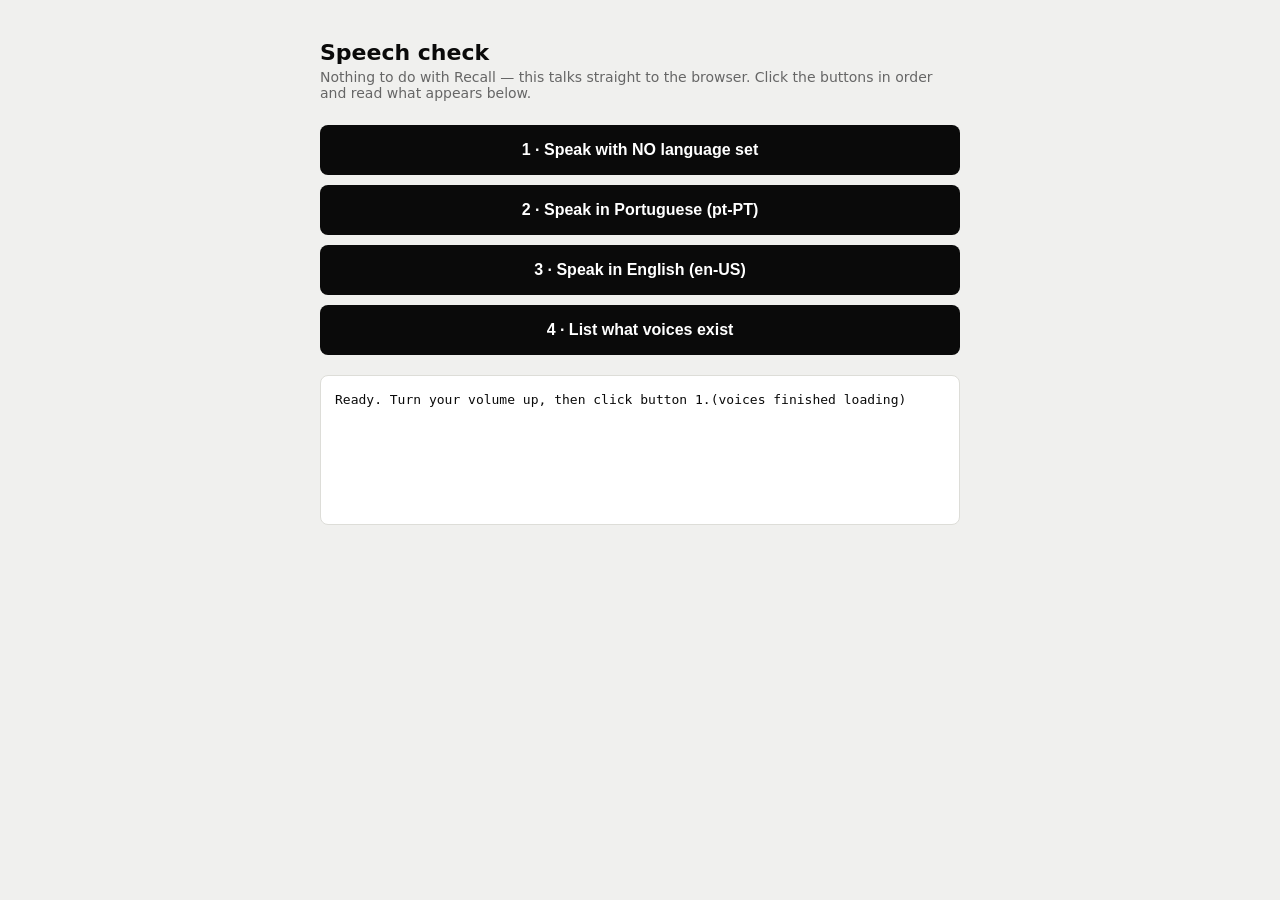
<file: (C) speech-check.html>
<!doctype html>
<html lang="en">
<head>
<meta charset="utf-8">
<meta name="viewport" content="width=device-width,initial-scale=1">
<title>Speech check</title>
<style>
  body{font-family:-apple-system,system-ui,sans-serif;max-width:640px;margin:40px auto;padding:0 20px;background:#F0F0EE;color:#0A0A0A}
  h1{font-size:22px;margin-bottom:4px}
  .sub{color:#666;font-size:14px;margin-bottom:24px}
  button{display:block;width:100%;padding:16px;margin:10px 0;font-size:16px;font-weight:600;
    background:#0A0A0A;color:#fff;border:0;border-radius:8px;cursor:pointer}
  button:active{transform:translateY(1px)}
  #log{background:#fff;border:1px solid #DDDDD8;border-radius:8px;padding:14px;margin-top:20px;
    font-family:ui-monospace,Menlo,monospace;font-size:13px;line-height:1.6;white-space:pre-wrap;min-height:120px}
  .ok{color:#0a7a2f;font-weight:700}
  .bad{color:#c0261a;font-weight:700}
</style>
</head>
<body>
<h1>Speech check</h1>
<div class="sub">Nothing to do with Recall — this talks straight to the browser. Click the buttons in order and read what appears below.</div>

<button onclick="sayDefault()">1 · Speak with NO language set</button>
<button onclick="sayPT()">2 · Speak in Portuguese (pt-PT)</button>
<button onclick="sayEN()">3 · Speak in English (en-US)</button>
<button onclick="listVoices()">4 · List what voices exist</button>

<div id="log">Ready. Turn your volume up, then click button 1.</div>

<script>
const logEl = document.getElementById('log');
function log(msg, cls) {
  logEl.innerHTML += (cls ? '<span class="' + cls + '">' + msg + '</span>' : msg) + '\n';
}
function clear() { logEl.innerHTML = ''; }

// Held so the browser cannot garbage-collect it mid-sentence.
let held = null;

function trySpeak(text, lang, label) {
  clear();
  if (!('speechSynthesis' in window)) { log('No speechSynthesis in this browser.', 'bad'); return; }

  // Do NOT cancel unconditionally: on an engine that is already wedged, a
  // cancel() immediately before speak() kills the new utterance on arrival —
  // which is exactly the "onerror: canceled" we were seeing.
  if (speechSynthesis.speaking || speechSynthesis.pending) {
    log('engine busy (speaking=' + speechSynthesis.speaking + ') — resetting first', 'bad');
    speechSynthesis.cancel();
    speechSynthesis.resume();   // clears Chrome's phantom paused/speaking state
  }
  const u = new SpeechSynthesisUtterance(text);
  if (lang) {
    const v = speechSynthesis.getVoices().find(x => x.lang && x.lang.replace('_','-').toLowerCase() === lang.toLowerCase());
    if (v) { u.voice = v; u.lang = v.lang; log('using voice: ' + v.name + ' (' + v.lang + ')'); }
    else { u.lang = lang; log('NO voice found for ' + lang + ' — asking anyway', 'bad'); }
  } else {
    log('no language set — browser default voice');
  }

  u.onstart = () => log('onstart fired — audio should be playing NOW', 'ok');
  u.onend   = () => log('onend fired — it finished', 'ok');
  u.onerror = e => log('onerror fired: ' + e.error, 'bad');

  held = u;
  speechSynthesis.speak(u);
  log('speak() called for ' + label + '…');

  setTimeout(() => {
    log('--- 2s later ---');
    log('speaking: ' + speechSynthesis.speaking + ' | pending: ' + speechSynthesis.pending + ' | paused: ' + speechSynthesis.paused);
    if (!speechSynthesis.speaking && !speechSynthesis.pending) log('queue is empty', 'ok');
  }, 2000);
}

function sayDefault() { trySpeak('Hello. Testing one two three.', null, 'default'); }
function sayPT() { trySpeak('Olá. Isto é um teste da voz portuguesa.', 'pt-PT', 'pt-PT'); }
function sayEN() { trySpeak('Hello. This is an English voice test.', 'en-US', 'en-US'); }

function listVoices() {
  clear();
  const vs = speechSynthesis.getVoices();
  log('page origin: ' + location.protocol);
  log('total voices: ' + vs.length);
  const pt = vs.filter(v => v.lang && v.lang.toLowerCase().startsWith('pt'));
  const en = vs.filter(v => v.lang && v.lang.toLowerCase().startsWith('en'));
  log('portuguese voices: ' + pt.length, pt.length ? 'ok' : 'bad');
  pt.slice(0, 6).forEach(v => log('   • ' + v.name + ' (' + v.lang + ')' + (v.localService ? ' [local]' : ' [network]')));
  log('english voices: ' + en.length, en.length ? 'ok' : 'bad');
  en.slice(0, 3).forEach(v => log('   • ' + v.name + ' (' + v.lang + ')' + (v.localService ? ' [local]' : ' [network]')));
  const def = vs.find(v => v.default);
  log('default voice: ' + (def ? def.name + ' (' + def.lang + ')' : 'none flagged'));
}

speechSynthesis.addEventListener('voiceschanged', () => log('(voices finished loading)'));
</script>
</body>
</html>
</file>
<file: styles.css>
/* ============================================================
   Vendored fonts (feature #26) — latin + latin-ext subsets of
   DM Sans / Inter / JetBrains Mono, downloaded from Google Fonts.
   Self-hosted so the installed app keeps the Monochrome Futurist
   identity with the wifi off, and so no cross-origin request
   blocks the first render.
   ============================================================ */
@font-face{font-family:'DM Sans';font-style:normal;font-weight:100 600;font-display:swap;src:url('fonts/dm-sans-latin-ext.woff2') format('woff2');unicode-range:U+0100-02BA, U+02BD-02C5, U+02C7-02CC, U+02CE-02D7, U+02DD-02FF, U+0304, U+0308, U+0329, U+1D00-1DBF, U+1E00-1E9F, U+1EF2-1EFF, U+2020, U+20A0-20AB, U+20AD-20C0, U+2113, U+2C60-2C7F, U+A720-A7FF}
@font-face{font-family:'DM Sans';font-style:normal;font-weight:100 600;font-display:swap;src:url('fonts/dm-sans-latin.woff2') format('woff2');unicode-range:U+0000-00FF, U+0131, U+0152-0153, U+02BB-02BC, U+02C6, U+02DA, U+02DC, U+0304, U+0308, U+0329, U+2000-206F, U+20AC, U+2122, U+2191, U+2193, U+2212, U+2215, U+FEFF, U+FFFD}
@font-face{font-family:'Inter';font-style:normal;font-weight:400 600;font-display:swap;src:url('fonts/inter-latin-ext.woff2') format('woff2');unicode-range:U+0100-02BA, U+02BD-02C5, U+02C7-02CC, U+02CE-02D7, U+02DD-02FF, U+0304, U+0308, U+0329, U+1D00-1DBF, U+1E00-1E9F, U+1EF2-1EFF, U+2020, U+20A0-20AB, U+20AD-20C0, U+2113, U+2C60-2C7F, U+A720-A7FF}
@font-face{font-family:'Inter';font-style:normal;font-weight:400 600;font-display:swap;src:url('fonts/inter-latin.woff2') format('woff2');unicode-range:U+0000-00FF, U+0131, U+0152-0153, U+02BB-02BC, U+02C6, U+02DA, U+02DC, U+0304, U+0308, U+0329, U+2000-206F, U+20AC, U+2122, U+2191, U+2193, U+2212, U+2215, U+FEFF, U+FFFD}
@font-face{font-family:'JetBrains Mono';font-style:normal;font-weight:400 500;font-display:swap;src:url('fonts/jetbrains-mono-latin-ext.woff2') format('woff2');unicode-range:U+0100-02BA, U+02BD-02C5, U+02C7-02CC, U+02CE-02D7, U+02DD-02FF, U+0304, U+0308, U+0329, U+1D00-1DBF, U+1E00-1E9F, U+1EF2-1EFF, U+2020, U+20A0-20AB, U+20AD-20C0, U+2113, U+2C60-2C7F, U+A720-A7FF}
@font-face{font-family:'JetBrains Mono';font-style:normal;font-weight:400 500;font-display:swap;src:url('fonts/jetbrains-mono-latin.woff2') format('woff2');unicode-range:U+0000-00FF, U+0131, U+0152-0153, U+02BB-02BC, U+02C6, U+02DA, U+02DC, U+0304, U+0308, U+0329, U+2000-206F, U+20AC, U+2122, U+2191, U+2193, U+2212, U+2215, U+FEFF, U+FFFD}

/* ============================================================
   Recall v2 — design tokens
   ============================================================ */
:root {
  --bg:#F0F0EE; --surface-1:#E8E8E6; --surface-2:#DDDDD8;
  --ink:#0A0A0A; --ink-2:#666666; --ink-3:#8a8a85;
  --inverse:#0F0F0F; --inverse-surface:#1A1A1A; --on-inverse:#F0F0EE;
  --border:#DDDDD8;
  --success:#1A7F37; --success-bg:#DAFBE1;
  --warning:#9A6700; --warning-bg:#FFF8C5;
  --error:#D1242F;   --error-bg:#FFEBE9;
  --font-display:'DM Sans','Helvetica Neue',Arial,sans-serif;
  --font-ui:'Inter',system-ui,sans-serif;
  --font-mono:'JetBrains Mono',monospace;
  --r-sm:2px; --r:4px; --r-md:8px; --r-full:9999px;
  --shadow-sm:0 1px 2px rgba(0,0,0,0.06);
  --shadow:0 2px 8px rgba(0,0,0,0.08);
  --shadow-lift:0 4px 16px rgba(0,0,0,0.10),0 1px 3px rgba(0,0,0,0.06);
}
*,*::before,*::after{box-sizing:border-box;margin:0;padding:0}
body{background:var(--bg);color:var(--ink);font-family:var(--font-ui);-webkit-font-smoothing:antialiased;text-rendering:optimizeLegibility}
::placeholder{color:var(--ink-3)}
input,textarea,button,select{font-family:inherit;color:inherit}
textarea{resize:vertical}
button{cursor:pointer}
::-webkit-scrollbar{width:8px}
::-webkit-scrollbar-thumb{background:var(--surface-2);border-radius:var(--r-full);border:2px solid var(--bg)}

/* ── Nav ── */
nav.app-nav{position:sticky;top:0;z-index:30;background:rgba(240,240,238,0.82);backdrop-filter:blur(10px);border-bottom:1px solid var(--border)}
.nav-inner{max-width:880px;margin:0 auto;padding:13px 24px;display:flex;align-items:center;gap:14px}
.nav-logo{display:flex;align-items:center;gap:9px;background:none;border:none;padding:0}
.nav-logo-mark{width:24px;height:24px;border-radius:6px;background:var(--ink);display:flex;align-items:center;justify-content:center;color:var(--on-inverse);font-family:var(--font-display);font-weight:600;font-size:13px}
.nav-logo-name{font-family:var(--font-display);font-weight:500;font-size:17px;letter-spacing:-0.01em}
.nav-tabs{display:flex;gap:2px}
.nav-tab{padding:7px 13px;border:none;background:transparent;border-radius:var(--r-full);font-size:13px;font-weight:500;color:var(--ink-2);transition:background 120ms,color 120ms}
.nav-tab.active{background:var(--ink);color:var(--on-inverse)}
.nav-tab:hover:not(.active){background:var(--surface-1);color:var(--ink)}
.nav-right{margin-left:auto;display:flex;align-items:center;gap:10px}
.nav-crumb{font-size:13px;color:var(--ink-2)}
.icon-btn{width:32px;height:32px;border-radius:var(--r-full);border:1px solid var(--border);background:#fff;display:flex;align-items:center;justify-content:center;color:var(--ink-2);transition:border-color 120ms,color 120ms}
.icon-btn:hover{border-color:var(--surface-2);color:var(--ink)}
.icon-btn svg{width:16px;height:16px;stroke:currentColor;fill:none;stroke-width:2}

main{max-width:880px;margin:0 auto;padding:36px 24px 80px}

/* ── Screens ── */
.screen{display:none;animation:fade 200ms ease-out}
.screen.active{display:block}
@keyframes fade{from{opacity:0}to{opacity:1}}

/* ── Headings / shared ── */
.eyebrow{font-size:11px;letter-spacing:0.1em;text-transform:uppercase;color:var(--ink-3);margin-bottom:8px}
h1.page{font-family:var(--font-display);font-weight:300;font-size:36px;letter-spacing:-0.02em;line-height:1.05;text-wrap:balance}
.page-head{display:flex;align-items:flex-end;justify-content:space-between;gap:16px;flex-wrap:wrap;margin-bottom:28px}

/* ── Buttons ── */
.btn{display:inline-flex;align-items:center;justify-content:center;gap:8px;padding:11px 20px;border:1px solid transparent;border-radius:var(--r);font-size:14px;font-weight:600;transition:background 140ms,border-color 140ms,box-shadow 140ms}
.btn:focus-visible{outline:2px solid var(--ink);outline-offset:2px}
.btn-primary{background:var(--ink);color:var(--on-inverse)} .btn-primary:hover{background:#1e1e1e}
/* PRE-EXISTING BUG, found 2026-08-02 while screenshotting the Focus layout.
   index.html has used `class="btn btn-dark"` on Home's "Start review" since #20, but
   no .btn-dark rule was ever written — so the primary action on the Home screen fell
   back to bare .btn and rendered identical to the secondary "Browse decks" beside it.
   Live that whole time; no check could see it, because every check asserts text and
   state, never appearance. Aliased rather than renamed so the markup keeps reading
   as intent ("the dark one"). */
.btn-dark{background:var(--ink);color:var(--on-inverse)} .btn-dark:hover{background:#1e1e1e}
.btn-outline{background:transparent;color:var(--ink);border-color:var(--border)} .btn-outline:hover{background:var(--surface-1)}
.btn-ghost{background:transparent;color:var(--ink-2);border:none;padding:8px 12px} .btn-ghost:hover{color:var(--ink)}
.btn-sm{padding:8px 14px;font-size:13px}
.btn:disabled{opacity:0.4;cursor:not-allowed}
.btn-danger-ghost{background:transparent;border:none;color:var(--ink-3);padding:6px;font-size:13px;font-weight:500}
.btn-danger-ghost:hover{color:var(--error)}

/* ── Decks list ── */
.decks-grid{display:grid;grid-template-columns:repeat(auto-fill,minmax(240px,1fr));gap:14px}
.deck-card{text-align:left;background:var(--surface-1);border:1px solid var(--border);border-radius:var(--r);padding:20px;transition:background 160ms,box-shadow 160ms,transform 160ms;display:flex;flex-direction:column;gap:6px}
.deck-card:hover{background:var(--surface-2);box-shadow:var(--shadow-lift);transform:translateY(-1px)}
.deck-card-tag{font-size:11px;font-weight:500;letter-spacing:0.06em;text-transform:uppercase;color:var(--ink-3)}
.deck-card-title{font-family:var(--font-display);font-weight:500;font-size:19px;text-wrap:balance}
.deck-card-meta{font-size:13px;color:var(--ink-2);margin-top:2px}
.due-pill{font-weight:600}

/* ── Empty state ── */
.empty{border:1px dashed var(--surface-2);border-radius:var(--r-md);padding:56px 32px;text-align:center}
.empty-title{font-family:var(--font-display);font-weight:400;font-size:22px;margin-bottom:6px}
.empty-sub{font-size:14px;color:var(--ink-2);margin-bottom:24px;max-width:40ch;margin-left:auto;margin-right:auto;line-height:1.5;text-wrap:pretty}
.empty-actions{display:flex;gap:10px;justify-content:center;flex-wrap:wrap}

/* ── Data backup footer (decks home) ── */
.data-footer{margin-top:44px;padding-top:20px;border-top:1px solid var(--border);display:flex;align-items:center;justify-content:space-between;gap:16px;flex-wrap:wrap}
.data-footer-note{font-size:13px;color:var(--ink-3);max-width:46ch;line-height:1.5}
.data-footer-actions{display:flex;gap:10px;flex-wrap:wrap}

/* ── Panels / forms ── */
.panel{background:var(--surface-1);border:1px solid var(--border);border-radius:var(--r-md);padding:24px}
.field{display:flex;flex-direction:column;gap:7px;margin-bottom:16px}
.field label{font-size:11px;font-weight:500;letter-spacing:0.07em;text-transform:uppercase;color:var(--ink-3)}
.field textarea,.field input,.field select{width:100%;padding:11px 14px;font-size:14px;line-height:1.5;background:#fff;border:1px solid var(--border);border-radius:var(--r);outline:none;transition:border-color 120ms,box-shadow 120ms}
.field textarea:focus,.field input:focus,.field select:focus{border-color:var(--ink);box-shadow:0 0 0 3px rgba(10,10,10,0.06)}
.field textarea{min-height:64px}
.form-foot{display:flex;align-items:center;justify-content:space-between;gap:12px}
.form-error{font-size:13px;color:var(--error);min-height:18px}
.field-hint{margin-top:6px;font-size:12px;line-height:1.5;color:var(--ink-3)}
.restore-list{max-height:280px;overflow-y:auto;margin:4px 0 12px;border:1px solid var(--border);border-radius:var(--r)}
.restore-row{display:flex;align-items:baseline;gap:12px;width:100%;padding:12px 14px;background:none;border:0;border-bottom:1px solid var(--border);text-align:left;cursor:pointer;font:inherit}
.restore-row:last-child{border-bottom:0}
.restore-row:hover{background:var(--surface-2,#DDDDD8)}
.restore-row[aria-checked="true"]{background:var(--ink);color:#fff}
.restore-row .rr-title{font-size:14px;font-weight:500}
.restore-row .rr-detail{font-size:12px;color:var(--ink-3);margin-left:auto}
.restore-row[aria-checked="true"] .rr-detail{color:rgba(255,255,255,0.7)}
.restore-empty{padding:20px 14px;font-size:13px;color:var(--ink-3);text-align:center}

/* ── Card list ── */
.card-list{display:flex;flex-direction:column;gap:10px;margin-top:24px}
.card-row{background:#fff;border:1px solid var(--border);border-radius:var(--r);padding:16px 18px;display:grid;grid-template-columns:1fr 1fr auto;gap:18px;align-items:start}
.card-row .lbl{font-size:10px;letter-spacing:0.08em;text-transform:uppercase;color:var(--ink-3);margin-bottom:5px}
.card-row .front{font-size:14px;font-weight:500;line-height:1.4}
.card-row .back{font-size:14px;color:#444;line-height:1.5}
.card-row-actions{display:flex;gap:4px;align-items:start}
.btn-edit-ghost{background:transparent;border:none;color:var(--ink-3);padding:6px;font-size:13px;font-weight:500}
.btn-edit-ghost:hover{color:var(--ink)}
.card-row-edit{grid-template-columns:1fr;gap:14px}
.card-edit-fields{display:grid;grid-template-columns:1fr 1fr;gap:14px}
.card-edit-fields .field{margin-bottom:0}
.card-edit-actions{display:flex;gap:8px;justify-content:flex-end}
.section-label{display:flex;align-items:baseline;justify-content:space-between;margin:30px 0 0}
.section-label h2{font-family:var(--font-display);font-weight:500;font-size:18px}
.section-label .count{font-size:13px;color:var(--ink-3)}

/* ── Library filter + search (decks home) ── */
#deck-search-wrap{margin-bottom:16px;max-width:420px}
.tag-row{display:flex;gap:6px;flex-wrap:wrap;margin-bottom:16px}
.tag-chip{padding:7px 16px;background:#fff;border:1px solid var(--border);border-radius:var(--r-full);font-size:13px;cursor:pointer;transition:all 100ms}
.tag-chip.active{background:var(--ink);color:var(--on-inverse);border-color:var(--ink)}
.search-hits{display:flex;flex-direction:column;gap:10px;margin-top:14px}
.search-hit{display:flex;align-items:baseline;justify-content:space-between;gap:14px;width:100%;text-align:left;background:#fff;border:1px solid var(--border);border-radius:var(--r);padding:14px 18px;cursor:pointer;transition:border-color 120ms}
.search-hit:hover{border-color:var(--ink)}
.search-hit-front{font-size:14px;font-weight:500;line-height:1.4}
.search-hit-deck{font-size:12px;color:var(--ink-3);white-space:nowrap}
.filter-empty{margin-top:20px;font-size:14px;color:var(--ink-2)}

/* Missing-audio nudge (feature #18, Kokoro engine). Only rendered when clips
   are actually missing, so it never occupies space in the normal case. */
.audio-nudge{display:flex;align-items:center;justify-content:space-between;gap:12px;flex-wrap:wrap;
  margin-top:20px;padding:10px 14px;background:var(--surface-2);border-radius:var(--r-md);
  font-size:13px;color:var(--ink-2)}

/* ── Review ── */
.review-wrap{max-width:620px;margin:0 auto}
.review-head{display:flex;align-items:center;justify-content:space-between;margin-bottom:14px}
.review-deck{font-size:11px;font-weight:500;letter-spacing:0.08em;text-transform:uppercase;color:var(--ink-3)}
.review-pos{font-size:13px;color:var(--ink-2);font-family:var(--font-mono)}
.progress{height:4px;background:var(--surface-2);border-radius:var(--r-full);overflow:hidden;margin-bottom:32px}
.progress-fill{height:100%;background:var(--ink);border-radius:var(--r-full);transition:width 280ms cubic-bezier(0,0,0.2,1)}
.flashcard{background:#fff;border:1px solid var(--border);border-radius:var(--r-md);box-shadow:var(--shadow-sm);min-height:280px;padding:44px;display:flex;flex-direction:column;align-items:center;justify-content:center;text-align:center;transition:box-shadow 140ms}
.flashcard:hover{box-shadow:var(--shadow)}
.face-label{font-size:11px;letter-spacing:0.1em;text-transform:uppercase;color:var(--ink-3);margin-bottom:22px}
.face-text{font-family:var(--font-display);font-weight:400;font-size:27px;line-height:1.35;letter-spacing:-0.01em;text-wrap:balance}
.flip-hint{margin-top:28px;font-size:12px;color:var(--ink-3);font-family:var(--font-mono)}
.show-answer-row{margin-top:24px;display:flex;justify-content:center}
.rating-grid{display:grid;grid-template-columns:repeat(4,1fr);gap:10px;margin-top:24px}
.cram-grid{grid-template-columns:repeat(2,1fr)}   /* cram answers: Missed / Got it */

/* Refusal state (feature #22): quiet ink, no Retry — retrying cannot change
   what the material contains — but always a way forward. */
.gen-status.note{display:flex;flex-direction:column;gap:8px;align-items:flex-start;
  color:var(--ink-2);background:var(--surface-1);border:1px solid var(--border);
  border-radius:var(--r-md);padding:14px 16px}
.refusal-why{font-weight:600;color:var(--ink)}
.refusal-needs{font-size:13.5px;line-height:1.55}
.refusal-alts{display:flex;align-items:center;gap:9px;flex-wrap:wrap;margin-top:2px}
.refusal-alts > span{font-size:12px;color:var(--ink-3)}

/* Retryable error state (feature #22) — a failure that offers a way out
   instead of a sentence and a dead stop. */
.gen-status.error{display:flex;align-items:center;gap:12px;flex-wrap:wrap}
.gen-status .status-msg{flex:1;min-width:200px}
.status-retry{flex-shrink:0}

/* ── Home dashboard (feature #20) ────────────────────────────────
   Adapted from 01 Design/(C) Recall-standalone.html (Dash A, "Split").
   Written narrow-first: the grids below are single-column by default and
   only split on wider screens, so this survives the move to a phone. */
.dash-header{display:flex;align-items:flex-end;justify-content:space-between;
  gap:24px;margin-bottom:28px;flex-wrap:wrap}
.dash-date{font-size:11px;letter-spacing:0.1em;text-transform:uppercase;color:var(--ink-3);margin-bottom:10px}
.dash-h1{font-family:var(--font-display);font-weight:300;font-size:34px;letter-spacing:-0.02em;line-height:1}

.dashA-top{display:grid;grid-template-columns:1fr;gap:16px;margin-bottom:18px}
.due-panel{background:var(--surface-1);border:1px solid var(--border);border-radius:var(--r-md);
  padding:30px 32px;display:flex;flex-direction:column;justify-content:space-between;gap:24px}
.due-label{font-size:11px;letter-spacing:0.08em;text-transform:uppercase;color:var(--ink-3);margin-bottom:14px}
.due-num{display:flex;align-items:baseline;gap:14px}
/* letter-spacing was -0.03em and the DIGITS COLLIDED. DM Sans at weight 200 has very
   round, wide-bowled numerals; at 76-88px, -0.03em pulls them into each other. Diogo
   saw it as "65" with the 6 inside the 5 — and 88 and 05 did the same. It is a glyph-ink
   collision INSIDE one element, so neither an element-rect overlap detector (8
   configurations, 0 hits) nor a Range measurement of the advance boxes (0.02px) could
   see it. Only rendering the numerals at 2x and looking found it.
   +0.02em chosen by rendering -0.03 / 0 / +0.01 / +0.02 / +0.03 side by side: it is the
   first value where 65, 88 and 05 all separate cleanly without looking tracked-out.
   tabular-nums keeps the counter from jittering as the number changes. */
.due-big{font-family:var(--font-display);font-weight:200;font-size:76px;line-height:0.85;letter-spacing:0.02em;font-variant-numeric:tabular-nums}
.due-unit{font-size:17px;color:var(--ink-2)}
.due-sub{color:var(--ink-2);font-size:14px;margin-top:14px;line-height:1.5}
.due-actions{display:flex;gap:10px;flex-wrap:wrap}

.stats-panel{background:#1A1A1A;border:1px solid rgba(240,240,238,0.12);border-radius:var(--r-md);
  padding:28px 30px;color:#F0F0EE;display:flex;flex-direction:column;justify-content:space-between}
.stats-panel-label{font-size:11px;letter-spacing:0.08em;text-transform:uppercase;color:rgba(240,240,238,0.42)}
.stats-list{display:flex;flex-direction:column;gap:18px;margin-top:22px}
.stat-row{display:flex;align-items:baseline;justify-content:space-between;gap:16px}
.stat-n{font-family:var(--font-display);font-weight:300;font-size:34px;line-height:1}
.stat-l{font-size:11px;letter-spacing:0.08em;text-transform:uppercase;color:rgba(240,240,238,0.42)}
.stat-divider{height:1px;background:rgba(240,240,238,0.12)}

.decks-header{display:flex;align-items:baseline;justify-content:space-between;margin:26px 0 14px}
.decks-header h2{font-family:var(--font-display);font-weight:500;font-size:20px}

/* Mastery bar on each deck card */
/* margin-top:auto pins the mastery block to the BOTTOM of the card. .deck-card is a
   flex column, so with a fixed margin a two-line deck name pushed the Mastery row and
   its bar ~25px lower than in its neighbours — the bars stopped forming a line across
   the grid and the taller card's bar sat almost on its own bottom edge. padding-top
   keeps the old breathing room when the card is full. Found by screenshotting three
   decks with one long name; no assertion could see it. */
.deck-bar-header{display:flex;justify-content:space-between;font-size:11px;color:var(--ink-3);margin-top:auto;padding-top:14px;margin-bottom:6px}
.bar-track{display:block;height:4px;background:var(--border);border-radius:var(--r-full);overflow:hidden}
.bar-fill{display:block;height:100%;background:var(--ink);border-radius:var(--r-full);transition:width 400ms}

.activity-panel{margin-top:28px;background:var(--surface-1);border:1px solid var(--border);
  border-radius:var(--r-md);padding:24px 28px}
.activity-header{display:flex;align-items:center;justify-content:space-between;gap:16px;margin-bottom:18px;flex-wrap:wrap}
.activity-header h2{font-family:var(--font-display);font-weight:500;font-size:18px}
.cal-legend{display:flex;align-items:center;gap:8px;font-size:11px;color:var(--ink-3)}
.cal-legend-swatches{display:flex;gap:3px}

/* Reviews-per-day bars + weak spots (progress screen) */
.section-note{font-family:var(--font-body);font-weight:400;font-size:12px;color:var(--ink-3);margin-left:8px}
.rbar-chart{display:flex;align-items:flex-end;gap:5px;height:120px}
.rbar-col{flex:1;height:100%;display:flex;align-items:flex-end}
.rbar{width:100%;background:var(--ink);border-radius:2px 2px 0 0;min-height:2px;transition:height 300ms}
.weak-list{display:flex;flex-direction:column;gap:2px}
.weak-item{padding:12px 0;border-bottom:1px solid var(--border)}
.weak-item:last-child{border-bottom:none}
.weak-q{font-size:14px;line-height:1.45;margin-bottom:5px}
.weak-meta{display:flex;align-items:center;gap:10px;flex-wrap:wrap}
.weak-deck{font-size:11px;letter-spacing:0.06em;text-transform:uppercase;color:var(--ink-3)}
.wrong-badge{font-size:11px;font-weight:600;color:#D1242F;background:#FFEBE9;padding:2px 7px;border-radius:2px}

@media (min-width:720px){
  .dash-h1{font-size:40px}
  .dashA-top{grid-template-columns:1.5fr 1fr}
  .due-panel{padding:36px 40px;min-height:240px}
  .due-big{font-size:88px}
}

/* Backup nudge + unreadable-data warning (feature #19).
   Three weights: quiet grey when a backup is recent, accented when it is stale
   or missing, red when the save cannot be read at all. */
.backup-nudge{display:flex;align-items:center;gap:14px;flex-wrap:wrap;
  border:1px solid var(--border);border-radius:var(--r-md);
  padding:11px 16px;margin-bottom:18px;font-size:13.5px;line-height:1.5}
.backup-nudge > div{flex:1;min-width:220px}
.backup-nudge.quiet{background:transparent;border-color:transparent;
  padding-left:0;padding-right:0;color:var(--ink-3);font-size:12.5px}
.backup-nudge.warn{background:#fff;border-color:var(--ink-3);color:var(--ink)}
.backup-nudge.danger{background:#FDF2F0;border-color:#C0261A;color:#7A1810}
.backup-nudge.danger strong{color:#C0261A}

/* Speech / read-aloud (feature #18).
   The card is `position:relative` so the speaker button can sit in its corner
   without pushing the centred text off-centre. */
.flashcard{position:relative}
.card-speak{position:absolute;top:14px;right:14px}
.speak-btn{background:none;border:1px solid var(--border);border-radius:var(--r-sm);
  color:var(--ink-2);cursor:pointer;font-size:14px;line-height:1;padding:7px 10px;
  transition:background 120ms,color 120ms,border-color 120ms}
.speak-btn:hover{background:var(--surface-1);color:var(--ink);border-color:var(--ink-3)}
.speak-btn:active{transform:translateY(1px)}

.speak-row{display:flex;align-items:center;gap:18px;flex-wrap:wrap;
  background:#fff;border:1px solid var(--border);border-radius:var(--r-md);
  padding:12px 18px;margin-bottom:18px}
.speak-check{display:flex;align-items:center;gap:9px;cursor:pointer;font-size:14px;color:var(--ink)}
.speak-check input{width:16px;height:16px;accent-color:var(--ink);cursor:pointer}
.speak-lang{display:flex;align-items:center;gap:9px;font-size:13px;color:var(--ink-2)}
.speak-lang select,#new-deck-lang{font-family:inherit;font-size:13px;color:var(--ink);
  background:var(--surface-1);border:1px solid var(--border);border-radius:var(--r-sm);
  padding:6px 9px;cursor:pointer}
#new-deck-lang{width:100%;padding:10px 12px;font-size:14px}
.speak-row .speak-btn{margin-left:auto}

/* AI summary — collapsible on the deck view, plain panel on generate results */
.deck-summary{background:#fff;border:1px solid var(--border);border-radius:var(--r-md);padding:14px 18px;margin-bottom:18px}
.deck-summary summary{cursor:pointer;font-weight:600;font-size:14px;color:var(--ink)}
.deck-summary-hint{font-weight:400;font-size:12px;color:var(--ink-3);margin-left:8px}
.summary-panel{background:#fff;border:1px solid var(--border);border-radius:var(--r-md);padding:14px 18px;margin-bottom:14px}
.summary-label{font-size:11px;letter-spacing:0.1em;text-transform:uppercase;color:var(--ink-3)}
.summary-text{font-size:14px;line-height:1.6;color:var(--ink-2);margin-top:8px;white-space:pre-wrap}
.rating-btn{padding:14px 0;border-radius:var(--r);font-size:14px;font-weight:600;border:1px solid var(--border);background:#fff;transition:background 100ms;display:flex;flex-direction:column;align-items:center;gap:3px}
.rating-btn .interval{font-size:11px;font-weight:400;opacity:0.7}
.rating-again{border-color:var(--error);color:var(--error)} .rating-again:hover{background:var(--error-bg)}
.rating-hard{border-color:var(--warning);color:var(--warning)} .rating-hard:hover{background:var(--warning-bg)}
.rating-good{border-color:#aaa;color:var(--ink)} .rating-good:hover{background:var(--surface-1)}
.rating-easy{background:var(--success);border-color:var(--success);color:#fff} .rating-easy:hover{background:#166d2f}

/* ── Quiz (multiple choice) ── */
.quiz-wrap{max-width:620px;margin:0 auto}
.quiz-question{background:#fff;border:1px solid var(--border);border-radius:var(--r-md);box-shadow:var(--shadow-sm);min-height:150px;padding:36px;display:flex;flex-direction:column;align-items:center;justify-content:center;text-align:center}
.quiz-q-label{font-size:11px;letter-spacing:0.1em;text-transform:uppercase;color:var(--ink-3);margin-bottom:18px}
.quiz-q-text{font-family:var(--font-display);font-weight:400;font-size:24px;line-height:1.35;letter-spacing:-0.01em;text-wrap:balance}
.quiz-options{display:flex;flex-direction:column;gap:10px;margin-top:22px}
.quiz-option{text-align:left;padding:15px 18px;border:1px solid var(--border);background:#fff;border-radius:var(--r);font-size:15px;line-height:1.4;transition:background 100ms,border-color 100ms;display:flex;align-items:center;gap:12px}
.quiz-option:hover:not(:disabled){background:var(--surface-1)}
.quiz-option:disabled{cursor:default}
.quiz-option .kbd{width:22px;height:22px;flex:none;border-radius:var(--r-sm);background:var(--surface-2);color:var(--ink-2);font-family:var(--font-mono);font-size:12px;display:flex;align-items:center;justify-content:center}
.quiz-option.correct{border-color:var(--success);background:var(--success-bg);color:var(--success)}
.quiz-option.correct .kbd{background:var(--success);color:#fff}
.quiz-option.wrong{border-color:var(--error);background:var(--error-bg);color:var(--error)}
.quiz-option.wrong .kbd{background:var(--error);color:#fff}
.quiz-foot{margin-top:22px;display:flex;align-items:center;justify-content:space-between;gap:12px;min-height:44px}
.quiz-feedback{font-size:14px;font-weight:600}
.quiz-feedback.right{color:var(--success)}
.quiz-feedback.wrong{color:var(--error)}

/* ── Done / caught-up ── */
.centered{max-width:480px;margin:32px auto 0;text-align:center}
.big-icon{width:54px;height:54px;border-radius:var(--r-full);display:flex;align-items:center;justify-content:center;margin:0 auto 22px}
.centered h1{font-family:var(--font-display);font-weight:300;font-size:32px;letter-spacing:-0.02em;margin-bottom:8px}
.centered p{color:var(--ink-2);font-size:15px;margin-bottom:30px;text-wrap:pretty}
.done-stats{display:flex;gap:10px;justify-content:center;margin-bottom:30px;flex-wrap:wrap}
.done-stat{flex:1;min-width:84px;max-width:120px;background:var(--surface-1);border:1px solid var(--border);border-radius:var(--r);padding:16px 8px}
.done-stat-n{font-family:var(--font-display);font-weight:300;font-size:28px}
.done-stat-l{font-size:11px;letter-spacing:0.06em;text-transform:uppercase;color:var(--ink-3);margin-top:4px}
.done-actions{display:flex;gap:10px;justify-content:center;flex-wrap:wrap}

/* ── Generate ── */
.gen-wrap{max-width:760px;margin:0 auto}
.count-pills{display:flex;gap:6px}
.count-pill{padding:7px 16px;background:#fff;border:1px solid var(--border);border-radius:var(--r-full);font-size:13px;transition:all 100ms}
.count-pill.active{background:var(--ink);color:var(--on-inverse);border-color:var(--ink)}
.gen-controls{display:flex;align-items:center;justify-content:space-between;gap:16px;margin-top:16px;flex-wrap:wrap}
.gen-count-row{display:flex;align-items:center;gap:10px}
.gen-count-label{font-size:11px;letter-spacing:0.06em;text-transform:uppercase;color:var(--ink-3)}
.gen-status{margin-top:18px;font-size:14px;color:var(--ink-2);min-height:20px;display:flex;align-items:center;gap:10px}
.gen-status.error{color:var(--error)}
.spinner{width:15px;height:15px;border:2px solid var(--surface-2);border-top-color:var(--ink);border-radius:var(--r-full);animation:spin 700ms linear infinite}
@keyframes spin{to{transform:rotate(360deg)}}
.gen-results{margin-top:28px}
.gen-results-head{display:flex;align-items:center;justify-content:space-between;margin-bottom:14px;gap:12px;flex-wrap:wrap}
.gen-results-head h2{font-family:var(--font-display);font-weight:500;font-size:18px}
.ready-badge{font-size:11px;font-weight:500;color:var(--success);background:var(--success-bg);padding:3px 10px;border-radius:var(--r-sm)}
.pdf-row{display:flex;align-items:center;gap:12px;flex-wrap:wrap;margin-bottom:10px}
.pdf-info{font-size:13px;color:var(--ink-2)}
.pdf-info.error{color:var(--error)}
.pdf-pages-field{margin-bottom:12px}
.pdf-pages-field .pages-hint{text-transform:none;letter-spacing:0;color:var(--ink-3);font-weight:400}
.pdf-pages-row{display:flex;gap:8px}
.pdf-pages-row input{max-width:180px}

/* ── Progress / stats ── */
.stat-grid{display:grid;grid-template-columns:repeat(4,1fr);gap:12px;margin-bottom:34px}
.stat-card{background:var(--surface-1);border:1px solid var(--border);border-radius:var(--r);padding:18px 16px}
.stat-card-n{font-family:var(--font-display);font-weight:300;font-size:32px;line-height:1;letter-spacing:-0.02em}
.stat-card-n .unit{font-size:15px;color:var(--ink-3);margin-left:3px}
.stat-card-l{font-size:11px;letter-spacing:0.06em;text-transform:uppercase;color:var(--ink-3);margin-top:9px}
.stat-card-sub{font-size:13px;color:var(--ink-2)}
.stats-section{margin-bottom:34px}
.stats-section h2{font-family:var(--font-display);font-weight:500;font-size:18px;margin-bottom:14px}

/* cards-by-status bar */
.statusbar{display:flex;height:14px;border-radius:var(--r-full);overflow:hidden;background:var(--surface-2);margin-bottom:14px}
.statusbar .seg{height:100%}
.seg-new{background:#B8B8B2}
.seg-learning{background:#A8E6BC}
.seg-young{background:#4FC97D}
.seg-mature{background:var(--success)}
.status-legend{display:flex;flex-wrap:wrap;gap:16px}
.legend-item{display:flex;align-items:center;gap:7px;font-size:13px;color:var(--ink-2)}
.legend-dot{width:10px;height:10px;border-radius:var(--r-sm)}
.legend-item b{color:var(--ink);font-weight:600}

/* study-activity heatmap */
.heatmap-wrap{overflow-x:auto;padding-bottom:4px}
.heatmap{display:grid;grid-auto-flow:column;grid-template-rows:repeat(7,12px);gap:3px;min-width:max-content}
.hm-cell{width:12px;height:12px;border-radius:var(--r-sm)}
.hm-0{background:var(--surface-2)}
.hm-1{background:#A8E6BC}
.hm-2{background:#4FC97D}
.hm-3{background:#20A85A}
.hm-4{background:#0E7A38}
.hm-empty{background:transparent}
.heatmap-legend{display:flex;align-items:center;gap:5px;justify-content:flex-end;margin-top:12px;font-size:12px;color:var(--ink-3)}

/* ── Badges ── */
.badge{display:inline-flex;align-items:center;gap:5px;padding:3px 10px;border-radius:var(--r-sm);font-size:12px;font-weight:500}
.badge-warning{background:var(--warning-bg);color:var(--warning)}
.badge-success{background:var(--success-bg);color:var(--success)}

/* ── Modal ── */
.modal-backdrop{position:fixed;inset:0;z-index:50;background:rgba(10,10,10,0.35);display:none;align-items:center;justify-content:center;padding:24px;animation:fade 140ms ease-out}
.modal-backdrop.open{display:flex}
/* max-height + overflow are NOT cosmetic — they are what makes a tall modal usable.

   The backdrop is position:fixed with align-items:center. A flex item taller than its
   container overflows BOTH ends equally, and neither end can be scrolled to, because a
   fixed backdrop has nothing to scroll. Settings crossed that line when feature #33
   added a third field, its error row and a four-line hint: measured 2026-08-25 at 747px
   tall, so on a 600px window it sat at top:-73 / bottom:673 and the Save button was
   off-screen with no way to reach it — a setting you can type but cannot save.

   48px is the backdrop's own 24px padding, top and bottom. dvh first so mobile browser
   chrome is excluded; vh is the fallback for anything that does not know dvh.
   Pinned by checks M1–M5 in (C) live-gcal-check.mjs. */
.modal{background:var(--bg);border:1px solid var(--border);border-radius:var(--r-md);box-shadow:0 16px 48px rgba(0,0,0,0.18);width:100%;max-width:420px;padding:28px;
  max-height:calc(100vh - 48px);max-height:calc(100dvh - 48px);overflow-y:auto;overscroll-behavior:contain}
.modal h2{font-family:var(--font-display);font-weight:500;font-size:20px;margin-bottom:6px}
.modal-sub{font-size:13px;color:var(--ink-2);margin-bottom:18px;line-height:1.5}
.modal-sub a{color:var(--ink);font-weight:500}
.modal-actions{display:flex;gap:10px;justify-content:flex-end;margin-top:8px;flex-wrap:wrap}

/* ── Chat with material ── */
.chat-wrap{max-width:620px;margin:0 auto}
.chat-note{font-size:13px;color:var(--ink-3);margin-bottom:20px}
.chat-thread{display:flex;flex-direction:column;gap:10px;min-height:200px;max-height:52vh;overflow-y:auto;margin-bottom:16px}
.chat-msg{max-width:85%;padding:12px 16px;border-radius:var(--r);font-size:14px;line-height:1.55;white-space:pre-wrap;overflow-wrap:break-word}
.chat-msg.user{align-self:flex-end;background:var(--surface-2);font-weight:500}
.chat-msg.assistant{align-self:flex-start;background:#fff;border:1px solid var(--border);color:var(--ink-2)}
.chat-msg.error{align-self:flex-start;color:var(--error);background:var(--error-bg);font-size:13px}
.chat-pending{display:flex;align-items:center;gap:10px;color:var(--ink-3)}
/* Chat screen redesign (feature #21), from 01 Design/(C) Recall-standalone.html */
.chat-header{display:flex;align-items:center;gap:14px;padding:16px 18px;margin-bottom:18px;
  background:#fff;border:1px solid var(--border);border-radius:var(--r-md);flex-wrap:wrap}
.chat-icon{width:38px;height:38px;border-radius:var(--r);background:var(--ink);color:#F0F0EE;
  display:flex;align-items:center;justify-content:center;flex-shrink:0}
.chat-header-text{flex:1;min-width:180px}
.chat-title{font-family:var(--font-display);font-weight:500;font-size:17px}
.chat-source{font-size:12.5px;color:var(--ink-3);margin-top:3px}
.chat-source strong{color:var(--ink-2);font-weight:600}
.sources-badge{font-size:11px;font-weight:600;letter-spacing:0.04em;color:var(--success);
  background:#E7F5EC;border-radius:var(--r-full);padding:5px 11px;white-space:nowrap}

/* Assistant turns carry the R mark; user turns stay a bare bubble. */
.msg-ai-wrap{display:flex;gap:10px;align-items:flex-start;max-width:92%}
.msg-ai-mark{width:26px;height:26px;border-radius:var(--r);background:var(--ink);color:#F0F0EE;
  display:flex;align-items:center;justify-content:center;flex-shrink:0;
  font-family:var(--font-display);font-weight:600;font-size:12px;margin-top:2px}
.msg-ai-wrap .chat-msg{max-width:100%}

.chat-input-area{display:flex;flex-direction:column;gap:12px}
.chat-suggestions{display:flex;gap:8px;flex-wrap:wrap}
.suggestion-btn{padding:8px 14px;font-size:13px;color:var(--ink-2);background:#fff;
  border:1px solid var(--border);border-radius:var(--r-full);cursor:pointer;
  transition:background 120ms,border-color 120ms,color 120ms}
.suggestion-btn:hover{background:var(--surface-1);color:var(--ink);border-color:var(--ink-3)}
.chat-bar{display:flex;gap:10px;align-items:flex-end;background:#fff;
  border:1px solid var(--border);border-radius:var(--r-md);padding:8px 8px 8px 14px}
.chat-bar:focus-within{border-color:var(--ink);box-shadow:0 0 0 3px rgba(10,10,10,0.06)}
.chat-bar textarea{flex:1;border:none;outline:none;background:transparent;resize:none;
  font-family:var(--font-ui);font-size:14px;line-height:1.5;color:var(--ink);padding:8px 0;max-height:140px}
.chat-send{width:38px;height:38px;flex-shrink:0;border:none;border-radius:var(--r);
  background:var(--ink);color:#F0F0EE;display:flex;align-items:center;justify-content:center;cursor:pointer}
.chat-send:hover{background:#222}
.chat-send:disabled{opacity:.45;cursor:default}
.chat-input-area .chat-note{margin-bottom:0;font-size:12px}

/* ── Toast ── */
#toast{position:fixed;bottom:24px;left:50%;transform:translateX(-50%) translateY(20px);z-index:60;background:var(--ink);color:var(--on-inverse);padding:11px 18px;border-radius:var(--r);font-size:13px;font-weight:500;opacity:0;pointer-events:none;transition:opacity 200ms,transform 200ms;max-width:90vw;text-align:center}
#toast.show{opacity:1;transform:translateX(-50%) translateY(0)}

/* ── Gamification (feature #32) ───────────────────────────────────
   Monochrome Futurist, and deliberately quiet. Badges are line drawings at stroke
   weight 1 — no fills, no colour, no animation. The whole risk with gamification is
   that it starts competing with the studying; anything that pulses or glows here
   would be doing exactly that.

   Nothing in this block appears on Home. Gamification shows on Progress and at the
   end of a session only — putting it on Home would undo #30, built two days earlier
   to answer information overload. */

.reward-panel{margin:22px auto 4px;max-width:420px;padding:18px 20px;
  border:1px solid var(--border);border-radius:var(--r-md);background:var(--surface-1);
  text-align:center}
.reward-title{font-family:var(--font-display);font-weight:200;font-size:22px;
  letter-spacing:0.01em;margin-bottom:6px}
.reward-text{font-size:14px;color:var(--ink-2);line-height:1.5;margin:0}
.reward-freeze{margin:10px 0 0;font-size:13px;color:var(--ink-3)}

.badge-row{display:flex;flex-wrap:wrap;gap:10px;justify-content:center;margin-top:16px;
  padding-top:14px;border-top:1px solid var(--border)}
.badge-new{display:flex;align-items:center;gap:8px;font-size:13px;font-weight:500}

.badge-icon{width:22px;height:22px;flex:none;fill:none;stroke:currentColor;
  stroke-width:1;stroke-linejoin:round}

.freeze-line{display:flex;align-items:baseline;gap:10px;margin-bottom:4px}
.freeze-n{font-family:var(--font-display);font-weight:200;font-size:40px;line-height:1;
  font-variant-numeric:tabular-nums}
.freeze-l{font-size:14px;color:var(--ink-2)}
.freeze-sub{margin:0 0 16px;font-size:13px;color:var(--ink-3);max-width:52ch;line-height:1.5}

.badge-grid{display:flex;flex-wrap:wrap;gap:10px}
.badge{display:flex;align-items:center;gap:9px;padding:9px 14px;
  border:1px solid var(--border);border-radius:var(--r-full);font-size:13px;font-weight:500}
.badge-label{white-space:nowrap}
.badge .badge-icon{width:20px;height:20px}
@media (max-width:720px){
  .badge{padding:8px 12px;font-size:12px}
  .badge .badge-icon{width:18px;height:18px}
}

/* ── "Focus" Home layout (feature #30) ────────────────────────────
   A tunnel: one number, one button, one line. Everything else is switched off, not
   restyled — Split is untouched and stays the default.

   !important is load-bearing here, not laziness: renderDashboard() and
   renderAssignmentsPanel() both write .style.display on these same elements, and an
   inline style beats a class. Without it the heatmap reappears the moment anything
   re-renders. */
.hidden-by-layout{display:none !important}

/* The backup warning STAYS in Focus (it is safety, not decoration — check F9/K14),
   but it must not out-shout the thing you came here to look at. In Focus it drops to
   a quiet line instead of a white panel with three buttons.

   :not(.danger) is the whole point of writing it this way. `.danger` is the
   unreadable-save state from #19 — the one that means data is actively at risk. That
   one keeps its full red treatment in every layout. Quieting a nudge is a design
   choice; quieting THAT would be repeating the bug that destroyed a deck. */
.home-focus .backup-nudge:not(.danger){background:transparent;border-color:transparent;
  padding:0 0 4px;font-size:13px;color:var(--ink-3)}
.home-focus .backup-nudge:not(.danger) .btn{padding:4px 10px;font-size:12px}

.home-layout-row{display:flex;justify-content:flex-end;margin-bottom:18px}
/* The toggle stays quiet in Split and stays REACHABLE in Focus — it is the only way
   back out, so it never gets hidden as clutter. */
#home-layout-btn{color:var(--ink-3)}
#home-layout-btn:hover{color:var(--ink)}
#home-layout-btn[aria-pressed="true"]{color:var(--ink);font-weight:600}

/* The tunnel itself. The due panel becomes the whole page: centred, generous, with
   nothing competing for the eye. */
.home-focus .dashA-top{grid-template-columns:1fr;max-width:560px;margin:6vh auto 0}
.home-focus .due-panel{flex-direction:column;align-items:center;text-align:center;
  gap:28px;padding:44px 32px}
.home-focus .due-actions{width:100%;max-width:320px;flex-direction:column}
.home-focus .due-actions .btn{width:100%}
/* DM Sans 200 at display size. line-height and tabular-nums are inherited from
   .due-big and must stay: a previous build rendered "65" with the digits overlapping,
   and no automated check saw it — the overlap was glyph ink inside one element. */
.home-focus .due-big{font-size:132px}
.home-focus .due-unit{font-size:15px;color:var(--ink-3)}
.home-focus .due-sub{margin-top:2px;font-size:14px;color:var(--ink-2);max-width:34ch}

/* One column on a phone. The tunnel is already one column, so this only has to stop
   the number overflowing the viewport. */
@media (max-width:720px){
  .home-focus .dashA-top{margin-top:3vh;max-width:100%}
  .home-focus .due-panel{padding:32px 20px;gap:22px}
  .home-focus .due-big{font-size:96px}
  .home-focus .due-actions{max-width:100%}
}

/* ── Global search (⌘K, feature #28) ──────────────────────────────
   Monochrome Futurist: no colour carries meaning here, only weight and contrast.
   The panel sits high rather than centred — results grow downward, so a centred
   panel would jump on every keystroke. */
.search-pill{display:flex;align-items:center;gap:8px;background:transparent;
  border:1px solid var(--border);border-radius:var(--r-full);padding:6px 10px 6px 12px;
  color:var(--ink-2);font-size:13px;font-weight:500;cursor:pointer;
  transition:border-color 160ms,color 160ms}
.search-pill:hover{border-color:var(--ink-3);color:var(--ink)}
.search-pill svg{width:14px;height:14px;fill:none;stroke:currentColor;stroke-width:2;
  stroke-linecap:round}
.search-pill kbd{font-family:var(--mono,ui-monospace,monospace);font-size:11px;
  background:var(--surface-1);border:1px solid var(--border);border-radius:var(--r-sm);
  padding:1px 5px;color:var(--ink-3)}
@media (max-width:720px){.search-pill span,.search-pill kbd{display:none}
  .search-pill{padding:6px}}

#search-overlay{position:fixed;inset:0;z-index:80}
#search-overlay[hidden]{display:none}
#search-scrim{position:absolute;inset:0;background:rgba(10,10,10,0.42)}
#search-panel{position:relative;margin:10vh auto 0;max-width:620px;width:92vw;
  background:var(--bg);border:1px solid var(--border);border-radius:var(--r-md);
  box-shadow:0 24px 60px rgba(0,0,0,0.28);overflow:hidden}

.search-input-row{display:flex;align-items:center;gap:10px;padding:14px 16px;
  border-bottom:1px solid var(--border)}
.search-input-row .search-icon{width:17px;height:17px;flex:none;fill:none;
  stroke:var(--ink-3);stroke-width:2;stroke-linecap:round}
#search-input{flex:1;border:none;background:transparent;outline:none;
  font-size:17px;color:var(--ink);font-family:inherit}
.search-esc{font-family:var(--mono,ui-monospace,monospace);font-size:11px;
  background:var(--surface-1);border:1px solid var(--border);border-radius:var(--r-sm);
  padding:2px 6px;color:var(--ink-3)}

#search-results{max-height:52vh;overflow-y:auto;padding:6px}
.search-group{font-size:11px;letter-spacing:0.1em;text-transform:uppercase;
  color:var(--ink-3);padding:12px 12px 6px}
.search-row{display:flex;align-items:baseline;gap:12px;padding:9px 12px;
  border-radius:var(--r);cursor:pointer}
/* The highlight is a solid inversion, not a tint: it has to be unmistakable at a
   glance, because Enter acts on it. */
.search-row.active{background:var(--ink);color:var(--on-inverse)}
.search-row-label{flex:1;min-width:0;overflow:hidden;text-overflow:ellipsis;
  white-space:nowrap;font-size:14px;font-weight:500}
.search-row-sub{flex:none;font-size:12px;color:var(--ink-3)}
.search-row.active .search-row-sub{color:var(--on-inverse);opacity:0.72}
.search-empty{padding:28px 16px;text-align:center;color:var(--ink-3);font-size:14px}

/* Where did the card I picked go? A brief inversion answers that without a colour. */
.card-row-found{outline:2px solid var(--ink);outline-offset:2px}

/* Update handoff bar (2026-08-01). Sits above the toast and, unlike it, persists and
   is clickable — a self-dismissing message is what made ⌘Q the only way to take a
   new build. [hidden] needs the !important because the flex display would win. */
/* IN FLOW under the nav, right-aligned to the content column (2026-08-28).
   It used to be position:fixed at top:72px/right:20px, floating over the first row of
   whatever screen you were on. That is a placement that can only ever be "somewhere
   nothing is clicked YET": bottom-centre covered "Show answer" at 900x600, it was moved
   to the top-right, and then #34 put the pomodoro reset button in the new spot and it
   covered THAT — L14/L15 in (C) live-update-check.mjs, failing since 2026-08-25.
   Twice in one month is a design answer, not a coordinate answer. A bar that occupies
   layout space cannot cover anything, at any viewport, so the whole class of bug is gone
   rather than relocated.
   NOT sticky, deliberately: a sticky bar covers whatever scrolls underneath it, which is
   the same bug with a delay. It stays visible in practice because go() does
   window.scrollTo(0, 0) on every screen change (app.js), so the top of the page is where
   this app almost always is. width:fit-content is what makes margin-left:auto right-align
   it; without it the block fills the line and the auto margin resolves to zero. */
#update-bar{width:fit-content;max-width:min(92vw,420px);margin:14px 20px 0 auto;
  display:flex;align-items:center;gap:10px;background:var(--ink);color:var(--on-inverse);
  padding:10px 12px 10px 18px;border-radius:var(--r);font-size:13px;font-weight:500;
  box-shadow:0 6px 24px rgba(0,0,0,0.18)}
#update-bar[hidden]{display:none !important}
/* Inverted: btn-primary is black on black inside this bar, so the main action read as
   a plain label with no edge. Caught by screenshotting it, not by any check. */
#update-bar .btn-primary{background:var(--on-inverse);color:var(--ink);border-color:var(--on-inverse)}
#update-bar .btn-primary:hover{background:var(--bg);border-color:var(--bg)}
#update-bar .btn-ghost{color:var(--on-inverse);opacity:0.7}
#update-bar .btn-ghost:hover{color:var(--on-inverse);opacity:1}

@media (prefers-reduced-motion:reduce){
  *,*::before,*::after{animation-duration:0.01ms!important;transition-duration:0.01ms!important}
  .spinner{animation:spin 700ms linear infinite!important}
}
/* ── Reference source (feature #37) ─────────────────────────────
   One quiet line under the Summary panel. It is the sixth thing on the deck
   screen's vertical stack, so it gets the secondary ink and no border — it
   reports a fact, it is not a panel competing with the card editor below it. */
.source-row{display:flex;align-items:center;gap:12px;flex-wrap:wrap;
  margin-bottom:22px;font-size:13px;color:var(--ink-2)}
.source-counter{margin-top:8px;font-size:12px;color:var(--ink-2);
  font-family:var(--font-mono);font-variant-numeric:tabular-nums}
/* Over the cap is carried by WEIGHT and by the sentence itself ("too long by N"),
   never by colour — same rule as .asg-row.overdue. The palette is monochrome and a
   state a colour-blind reader cannot parse is not a state. WCAG 1.4.1 for free. */
.source-counter.over{color:var(--ink);font-weight:600}

/* ── Assignments (feature #27) ──────────────────────────────────
   No colour anywhere in here, deliberately. Overdue is carried by a left rule, a
   heavier weight and the WORD "Overdue" in the markup. This app has no colour-alarm
   vocabulary and homework is not where to invent one — it also satisfies WCAG 1.4.1
   (use of colour) for free. Check L15 fails if a hex or an --error token appears. */
.asg-panel{background:var(--surface-1);border:1px solid var(--border);border-radius:var(--r-md);padding:18px 20px;margin-bottom:22px}
.asg-panel-head{display:flex;align-items:center;justify-content:space-between;margin-bottom:12px}
.asg-panel-head h2{font-family:var(--font-display);font-weight:500;font-size:17px;letter-spacing:-0.01em}
.asg-panel-row{display:grid;grid-template-columns:1fr auto auto;gap:12px;align-items:baseline;padding:8px 0;border-top:1px solid var(--border)}
.asg-panel-row.overdue .asg-panel-due{font-weight:600}
.asg-panel-title{font-size:14px;overflow-wrap:anywhere}
.asg-panel-prio,.asg-panel-due{font-size:12px;color:var(--ink-2);white-space:nowrap}

.asg-row{display:flex;align-items:flex-start;gap:12px;padding:14px 16px;background:#fff;border:1px solid var(--border);border-radius:var(--r-md);margin-bottom:8px}
.asg-row.overdue{border-left:2px solid var(--ink)}
.asg-row.overdue .asg-due{font-weight:600;color:var(--ink)}
.asg-row.asg-done .asg-title{text-decoration:line-through;color:var(--ink-3)}
.asg-check{width:22px;height:22px;flex:none;margin-top:1px;border:1px solid var(--border);border-radius:var(--r-sm);background:#fff;font-size:13px;line-height:1;display:flex;align-items:center;justify-content:center}
.asg-check:hover{border-color:var(--ink-2)}
.asg-main{flex:1;min-width:0}
.asg-title{font-size:15px;overflow-wrap:anywhere}
.asg-meta{display:flex;flex-wrap:wrap;gap:10px;margin-top:4px;font-size:12px;color:var(--ink-2)}
.asg-deck-chip{padding:1px 8px;background:var(--surface-2);border-radius:var(--r-full)}
.asg-sort-label{font-size:13px;color:var(--ink-2)}
.filter-empty{padding:22px 4px;font-size:14px;color:var(--ink-2)}

/* The chip had no focus style at all. New chips inherit that gap and so does the
   decks screen, so it is fixed here rather than duplicated. */
.tag-chip:focus-visible{outline:2px solid var(--ink);outline-offset:2px}

@media (max-width:560px){
  /* The nav ALREADY overflowed at 390px with four tabs — logo plus tabs exceed the
     usable width and .nav-tabs had neither wrap nor scroll, so the settings gear was
     pushed off-screen. Recall is an installed PWA on a phone; a fifth tab makes it
     worse. Three declarations, no change to the visual language. */
  /* The fifth tab (feature #27) pushed the nav past the viewport. MEASURED in a real
     browser at a 500px viewport, with these three rules removed:
         scrollWidth 580 vs clientWidth 500 — OVERFLOW
         .nav-right (the settings gear) right=580, i.e. 80px off-screen
     With them: no overflow, and the tab strip scrolls instead (358 visible of 407).
     Recall is an installed PWA on a phone, so a nav that hides its own settings button
     is not shippable.
     overflow-x:auto is what does the work: per spec a scroll container's automatic
     minimum size is already 0, so no min-width declaration is needed here — that was
     tried and measured to change nothing. */
  .nav-logo-name{display:none}
  .nav-tabs{overflow-x:auto;scrollbar-width:none}
  .nav-tabs::-webkit-scrollbar{display:none}
  .nav-tab{white-space:nowrap}
  .asg-panel-row{grid-template-columns:1fr auto}
  .card-row{grid-template-columns:1fr;gap:12px}
  h1.page{font-size:30px}
  .rating-grid{grid-template-columns:repeat(2,1fr)}
  .stat-grid{grid-template-columns:repeat(2,1fr)}
  .card-edit-fields{grid-template-columns:1fr}
}

/* ── Comparison table screen ── */
.table-wrap{max-width:720px;margin:0 auto}
.table-input-row{display:flex;gap:8px;margin:14px 0}
.table-input-row input{flex:1}
.table-title{font-family:var(--font-display);font-size:17px;margin:18px 0 10px}
.table-scroll{overflow-x:auto}
.cmp-table{width:100%;border-collapse:collapse;font-size:14px;line-height:1.5}
.cmp-table th,.cmp-table td{border:1px solid var(--border);padding:8px 10px;text-align:left;vertical-align:top}
.cmp-table th{background:var(--surface-2);font-weight:600}
.cmp-table td{background:#fff;color:var(--ink-2)}
.cmp-table td:first-child{color:var(--ink);font-weight:500}
.table-result-head{display:flex;align-items:center;justify-content:space-between;gap:10px;margin:18px 0 10px}
.table-result-head .table-title{margin:0}
.dl-btns{display:flex;gap:8px;flex-shrink:0}

/* ── Artifacts screen tabs ── */
.art-tabs{display:flex;gap:8px;margin:18px 0 14px;border-bottom:1px solid var(--border);padding-bottom:12px}
.art-tab{font:inherit;font-size:14px;font-weight:500;padding:7px 16px;border-radius:999px;border:1px solid var(--border);background:#fff;color:var(--ink-2);cursor:pointer}
.art-tab:hover{border-color:var(--ink-3)}
.art-tab.active{background:var(--ink);border-color:var(--ink);color:#fff}
.map-svg{border:1px solid var(--border);border-radius:var(--r-md);overflow-x:auto;background:var(--bg)}
.map-svg svg{display:block;margin:0 auto}

/* ── Timeline artifact ── */
.timeline-wrap{padding:8px 4px 4px}
.chart-wrap{border:1px solid var(--border);border-radius:var(--r-md);overflow-x:auto;background:var(--bg);padding:10px}
.chart-wrap svg{display:block;margin:0 auto}
.chart-svg .chart-bar{fill:var(--ink)}
.chart-svg .chart-line{stroke:var(--ink);stroke-width:2}
.chart-svg .chart-dot{fill:var(--ink)}
.chart-svg .chart-grid{stroke:var(--border);stroke-width:1}
.chart-svg .chart-baseline{stroke:var(--ink);stroke-width:1}
.chart-svg .chart-axis,.chart-svg .chart-cat,.chart-svg .chart-val,.chart-svg .chart-axis-label{fill:var(--ink-2);font-size:11px;font-family:var(--font-ui)}
.chart-svg .chart-legend{fill:var(--ink);font-size:12px;font-family:var(--font-ui)}

/* ── Text alternative for the generated SVGs (a11y, feature #22) ──
   Collapsed, NOT hidden. A <details> stays in the accessibility tree and is
   reachable by keyboard and screen reader — display:none would take the
   alternative away from exactly the people it was written for. */
.alt-view{margin-top:12px;border-top:1px solid var(--border);padding-top:8px}
.alt-view>summary{font-size:13px;font-weight:500;color:var(--ink-2);cursor:pointer;list-style:none;display:inline-flex;align-items:center;gap:7px;padding:4px 2px;border-radius:var(--r-sm)}
.alt-view>summary::-webkit-details-marker{display:none}
/* A CSS triangle, not a '▸' glyph — Inter has no such character and the
   fallback rendered as a dot. Borders cannot go missing from a font. */
.alt-view>summary::before{content:'';flex:0 0 auto;width:0;height:0;border-left:5px solid currentColor;border-top:4px solid transparent;border-bottom:4px solid transparent;transition:transform 120ms}
.alt-view[open]>summary::before{transform:rotate(90deg)}
.alt-view>summary:hover{color:var(--ink)}
.alt-view>summary:focus-visible{outline:2px solid var(--ink);outline-offset:2px}

.map-list{font-size:14px;line-height:1.6;color:var(--ink)}
.map-list ul,ul.map-cross{margin:2px 0;padding-left:22px}
.map-list-h{font-size:11px;letter-spacing:.06em;text-transform:uppercase;color:var(--ink-2);font-weight:600;margin:16px 0 6px}
.alt-view .map-list>.map-list-h:first-child{margin-top:8px}
.map-rel{color:var(--ink-2);font-weight:400}
ul.map-cross{font-size:14px;line-height:1.6}

.chart-table{width:100%;border-collapse:collapse;font-size:14px;line-height:1.5}
.chart-table caption{text-align:left;font-size:11px;letter-spacing:.06em;text-transform:uppercase;color:var(--ink-2);font-weight:600;margin:0 0 8px}
.chart-table th,.chart-table td{border:1px solid var(--border);padding:8px 10px;text-align:left}
.chart-table thead th{background:var(--surface-2);font-weight:600;color:var(--ink)}
.chart-table tbody th{background:#fff;color:var(--ink);font-weight:500}
.chart-table td{background:#fff;color:var(--ink-2);font-variant-numeric:tabular-nums}

ol.tl{list-style:none;margin:0;padding:0;position:relative}
ol.tl::before{content:'';position:absolute;left:4px;top:5px;bottom:5px;width:2px;background:var(--border)}
li.tl-item{position:relative;padding:0 0 18px 28px}
li.tl-item:last-child{padding-bottom:0}
.tl-node{position:absolute;left:0;top:4px;width:10px;height:10px;border-radius:var(--r-full);background:var(--ink);border:2px solid var(--bg)}
.tl-when{display:inline-block;font-size:11px;letter-spacing:.06em;text-transform:uppercase;color:var(--ink-3);margin-bottom:2px}
.tl-label{font-family:var(--font-display);font-weight:500;font-size:15px;color:var(--ink);letter-spacing:-0.01em}
.tl-detail{margin:4px 0 0;font-size:13px;color:var(--ink-2);line-height:1.5}

/* ── Summary sheet screen ── */
.sheet-h{font-family:var(--font-display);font-size:13px;letter-spacing:.08em;text-transform:uppercase;color:var(--ink-3);margin:22px 0 10px}
.sheet-terms{display:grid;grid-template-columns:minmax(120px,max-content) 1fr;gap:8px 16px;font-size:14px;line-height:1.5;margin:0}
.sheet-terms dt{font-weight:600;color:var(--ink)}
.sheet-terms dd{margin:0;color:var(--ink-2)}
.sheet-points{margin:0;padding-left:20px;font-size:14px;line-height:1.7;color:var(--ink-2)}
.sheet-numbers{display:flex;flex-direction:column;gap:6px;font-size:14px}
.sheet-num{display:flex;justify-content:space-between;gap:16px;background:#fff;border:1px solid var(--border);border-radius:var(--r);padding:8px 12px}
.sheet-num span{color:var(--ink-2)}
.sheet-num strong{color:var(--ink);font-weight:600;text-align:right}

/* Offline-readiness shortfall in Settings (feature #26). Warning colour, not error:
   an incomplete cache is worth knowing about, not alarming. */
.field-hint-warn{color:var(--warning);font-weight:500}

/* Google Calendar sync panel (feature #33).

   Deliberately quiet: it borrows .backup-nudge.quiet's register — borderless,
   --ink-3, small — because a sync status is ambient information, not a call to
   action. It sits directly under the page head, above the filter chips, and must
   not compete with "+ New assignment" for attention.

   No colour carries meaning here. Connected and not-connected differ by WORDS, not
   by a green or grey dot: the palette is monochrome, and a status a colour-blind
   reader cannot parse is not a status. The one exception is the error state, which
   reuses --error exactly like every other failure in the app. */
.gcal-panel{margin-bottom:18px}
.gcal-row{display:flex;align-items:center;gap:14px;flex-wrap:wrap;
  border-bottom:1px solid var(--border);padding:0 0 12px}
.gcal-status{flex:1;min-width:220px;display:flex;align-items:center;gap:10px;
  flex-wrap:wrap;color:var(--ink-3);font-size:12.5px;line-height:1.5}
.gcal-status.error{color:var(--error)}
.gcal-status .status-msg{flex:1;min-width:180px}
.gcal-actions{display:flex;gap:8px;flex-wrap:wrap}

/* Pomodoro focus timer (feature #34).

   Sits in the middle of .review-head, between the deck name and the position counter,
   on Study, Cram and Quiz. Deliberately quiet: the card is the subject of that screen
   and a timer that competes with it is a timer that interrupts studying to be looked at.

   State is carried by the WORD [FOCUS] / [BREAK], never by colour alone — the palette
   is monochrome, and a state a colour-blind reader cannot parse is not a state. The
   clock is the mono face already used by .review-pos, so it reads as the same family
   of information rather than a new widget. */
.pomodoro-slot{display:flex;align-items:center;gap:10px}
.pomo-state{font-size:10px;font-weight:500;letter-spacing:0.1em;color:var(--ink-3);
  font-family:var(--font-mono)}
.pomo-clock{font-size:13px;color:var(--ink-2);font-family:var(--font-mono);
  /* Tabular figures: without them the clock reflows on every tick as digit widths
     change, and the buttons beside it visibly jitter once a second. */
  font-variant-numeric:tabular-nums;min-width:5ch;text-align:center}
.pomo-btn{background:none;border:1px solid var(--border);border-radius:var(--r);
  color:var(--ink-2);cursor:pointer;font-size:11px;line-height:1;padding:5px 8px;
  transition:background 120ms,color 120ms,border-color 120ms}
.pomo-btn:hover{background:var(--surface-1);color:var(--ink);border-color:var(--ink-3)}
.pomo-btn:active{transform:translateY(1px)}
.pomo-btn:focus-visible{outline:2px solid var(--ink);outline-offset:2px}

/* Under ~520px the head has a deck name, a timer and a counter competing for one row.
   The timer wraps to its own line rather than crushing the other two. */
@media (max-width:520px){
  .review-head{flex-wrap:wrap;gap:8px}
  .pomodoro-slot{order:3;width:100%;justify-content:flex-start}
}

/* Two numbers that are one decision (feature #35): focus length and break length sit
   side by side under a single label rather than as two separate fields, because
   choosing one without the other is not a thing anyone does. Equal columns, the same
   input styling as every other field — no new form vocabulary for this one case. */
.field-pair{display:flex;gap:10px}
.field-pair > input{flex:1;min-width:0}
/* The spinner arrows are noise at this size and invite click-by-click adjustment of a
   value you already know. Typed, not nudged. */
.field-pair input[type=number]{-moz-appearance:textfield;appearance:textfield}
.field-pair input[type=number]::-webkit-outer-spin-button,
.field-pair input[type=number]::-webkit-inner-spin-button{-webkit-appearance:none;margin:0}

/* ── Exam Mode (feature #36) ───────────────────────────────────────
   Monochrome Futurist, unchanged: no hue except the status tokens, and those only
   where something genuinely matters — the clock going over, a mark below half.
   Surfaces take --r (4px); anything pill-shaped takes --r-full. Nothing in between. */

.exam-lede{max-width:62ch;font-size:15px;line-height:1.6;color:var(--ink-2);margin-bottom:24px;text-wrap:pretty}
.exam-lede strong{color:var(--ink);font-weight:600}
.exam-panel{border-radius:var(--r)}
.mono-inline{font-family:var(--font-mono);font-size:0.92em}
.exam-generate-row{display:flex;align-items:center;gap:16px;flex-wrap:wrap;margin-top:24px}
.exam-generate-row .gen-status{flex:1;min-width:220px}

/* The extracted structure, shown back before anything is generated: the PDF is the
   one input the student cannot check by reading the output. */
.exam-format-card{background:var(--surface-1);border:1px solid var(--border);border-radius:var(--r);padding:20px 22px;margin-top:20px}
.exam-format-head{display:flex;align-items:baseline;justify-content:space-between;gap:14px;flex-wrap:wrap;margin-bottom:14px}
.exam-format-subject{font-family:var(--font-display);font-weight:500;font-size:19px;letter-spacing:-0.01em}
.exam-format-meta{font-family:var(--font-mono);font-size:12px;color:var(--ink-3)}
.exam-format-groups{display:flex;flex-direction:column;gap:8px}
.exam-format-row{display:flex;align-items:baseline;justify-content:space-between;gap:12px;
  padding:9px 0;border-top:1px solid var(--border);font-size:14px}
.exam-format-row:first-child{border-top:none}
.exam-format-row .kinds{font-size:12px;color:var(--ink-3)}
.exam-format-row .pts{font-family:var(--font-mono);font-size:13px;color:var(--ink-2)}

/* ── The exam bar. Sticky, because the clock is the one thing you must be able to
   see from anywhere in a 200-point paper. Same blur idiom as the app nav. ── */
.exam-bar{position:sticky;top:57px;z-index:20;display:flex;align-items:center;gap:20px;flex-wrap:wrap;
  background:rgba(240,240,238,0.86);backdrop-filter:blur(10px);
  border:1px solid var(--border);border-radius:var(--r);padding:14px 18px;margin-bottom:14px}
.exam-bar-id{min-width:0;flex:1}
.exam-bar-title{font-family:var(--font-display);font-weight:500;font-size:17px;letter-spacing:-0.01em;
  white-space:nowrap;overflow:hidden;text-overflow:ellipsis}
.exam-bar-clock{display:flex;flex-direction:column;align-items:center;gap:2px}
/* tabular-nums is the point: without it every digit change shifts the layout a pixel
   and the whole bar shivers once a second. */
.exam-clock{font-family:var(--font-mono);font-variant-numeric:tabular-nums;
  font-size:26px;line-height:1;letter-spacing:-0.02em;color:var(--ink);transition:color 200ms}
.exam-clock.over{color:var(--error)}
.exam-clock-mode{font-size:10px;letter-spacing:0.1em;text-transform:uppercase;color:var(--ink-3)}
.exam-bar-actions{display:flex;align-items:center;gap:8px;flex-wrap:wrap}
.exam-progress{font-family:var(--font-mono);font-size:12px;color:var(--ink-2);white-space:nowrap}

.exam-overtime{display:none;align-items:center;gap:10px;background:var(--error-bg);
  border:1px solid rgba(209,36,47,0.28);border-radius:var(--r);
  padding:11px 16px;margin-bottom:12px;font-size:14px;color:var(--error);font-weight:500}
.exam-overtime.show{display:flex}
.exam-pause-note{font-size:12.5px;line-height:1.55;color:var(--ink-3);max-width:70ch;margin-bottom:22px}

/* ── Grupos ── */
.exam-group{margin-bottom:32px}
.exam-group-head{display:flex;align-items:baseline;justify-content:space-between;gap:14px;
  padding-bottom:10px;margin-bottom:18px;border-bottom:1px solid var(--ink)}
.exam-group-title{font-family:var(--font-display);font-weight:500;font-size:20px;letter-spacing:-0.01em}
.exam-group-points{font-family:var(--font-mono);font-size:13px;color:var(--ink-2)}

.exam-item{background:#fff;border:1px solid var(--border);border-radius:var(--r);
  padding:22px 24px;margin-bottom:14px}
.exam-item-head{display:flex;align-items:flex-start;justify-content:space-between;gap:16px;margin-bottom:14px}
.exam-item-n{font-family:var(--font-mono);font-size:12px;color:var(--ink-3);flex-shrink:0;padding-top:3px;min-width:26px}
.exam-item-prompt{flex:1;font-size:15.5px;line-height:1.55;text-wrap:pretty}
.exam-item-points{flex-shrink:0;font-family:var(--font-mono);font-size:11px;color:var(--ink-2);
  background:var(--surface-1);border:1px solid var(--border);border-radius:var(--r-full);padding:3px 11px;white-space:nowrap}

.exam-options{display:flex;flex-direction:column;gap:2px;margin-left:26px}
.exam-option{display:flex;align-items:flex-start;gap:11px;padding:10px 12px;border-radius:var(--r);
  cursor:pointer;transition:background 120ms}
.exam-option:hover{background:var(--surface-1)}
.exam-option input{margin-top:3px;accent-color:var(--ink);flex-shrink:0}
.exam-option span{font-size:14.5px;line-height:1.5}
.exam-option:focus-within{background:var(--surface-1);outline:2px solid var(--ink);outline-offset:-2px}

.exam-answer{margin-left:26px}
.exam-answer textarea,.exam-answer input[type=text]{width:100%;padding:12px 14px;font-size:14.5px;line-height:1.6;
  background:var(--bg);border:1px solid var(--border);border-radius:var(--r);outline:none;
  transition:border-color 120ms,box-shadow 120ms,background 120ms}
/* height is set inline by autoGrowExamAnswer; overflow:hidden stops a scrollbar
   flickering in for the instant between a keystroke and the resize. */
.exam-answer textarea{min-height:130px;resize:vertical;overflow:hidden}
.exam-answer textarea:focus,.exam-answer input[type=text]:focus{background:#fff;border-color:var(--ink);
  box-shadow:0 0 0 3px rgba(10,10,10,0.06)}
.exam-foot{display:flex;justify-content:flex-end;padding:8px 0 40px}

/* ── Results. The dark panel is the system's "this matters" move, spent here and
   nowhere else on these screens. ── */
.exam-disclaimer{background:var(--warning-bg);border:1px solid rgba(154,103,0,0.3);border-radius:var(--r);
  padding:16px 18px;margin-bottom:22px;font-size:14px;line-height:1.6;color:#6b4800;max-width:78ch;text-wrap:pretty}
.exam-disclaimer strong{display:block;margin-bottom:4px;color:#5a3d00;font-weight:600}

.exam-grade-panel{display:flex;flex-wrap:wrap;gap:32px;justify-content:space-between;
  background:var(--inverse-surface);border:1px solid rgba(240,240,238,0.12);border-radius:var(--r);
  padding:30px 32px;margin-bottom:28px;color:var(--on-inverse)}
.exam-grade-label{font-size:11px;letter-spacing:0.08em;text-transform:uppercase;color:rgba(240,240,238,0.42)}
.exam-grade20{font-family:var(--font-display);font-weight:300;font-size:76px;line-height:1;
  letter-spacing:-0.03em;margin:10px 0 4px;font-variant-numeric:tabular-nums}
.exam-grade-scale{font-size:12px;color:rgba(240,240,238,0.55)}
.exam-grade-side{text-align:right;display:flex;flex-direction:column;justify-content:flex-end}
.exam-total200{font-family:var(--font-mono);font-size:26px;margin:10px 0 4px;font-variant-numeric:tabular-nums}
.exam-grade-meta{font-size:12px;color:rgba(240,240,238,0.55)}

.exam-mark{background:#fff;border:1px solid var(--border);border-radius:var(--r);padding:20px 22px;margin-bottom:12px}
.exam-mark-head{display:flex;align-items:flex-start;justify-content:space-between;gap:16px;margin-bottom:12px}
.exam-mark-score{flex-shrink:0;font-family:var(--font-mono);font-size:13px;font-weight:500;
  border-radius:var(--r-full);padding:4px 13px;white-space:nowrap;
  background:var(--surface-1);border:1px solid var(--border);color:var(--ink)}
.exam-mark-score.full{background:var(--success-bg);border-color:rgba(26,127,55,0.3);color:var(--success)}
.exam-mark-score.zero{background:var(--error-bg);border-color:rgba(209,36,47,0.28);color:var(--error)}
.exam-mark-how{font-size:10.5px;letter-spacing:0.09em;text-transform:uppercase;color:var(--ink-3);margin-bottom:8px}
.exam-mark-yours{background:var(--bg);border-left:2px solid var(--surface-2);border-radius:0 var(--r) var(--r) 0;
  padding:11px 14px;font-size:14px;line-height:1.6;color:var(--ink);white-space:pre-wrap;margin-bottom:12px}
.exam-mark-yours.blank{color:var(--ink-3);font-style:italic}
.exam-mark-comment{font-size:14px;line-height:1.6;color:var(--ink-2);text-wrap:pretty}
.exam-rubric{margin-top:12px;font-size:13px}
.exam-rubric summary{cursor:pointer;color:var(--ink-3);font-size:12px;letter-spacing:0.03em}
.exam-rubric summary:hover{color:var(--ink)}
.exam-rubric p{margin-top:9px;padding:11px 14px;background:var(--surface-1);border-radius:var(--r);
  color:var(--ink-2);line-height:1.6;white-space:pre-wrap}

/* ── Past sittings, on the deck screen ── */
.exam-history-row{display:flex;align-items:center;justify-content:space-between;gap:14px;flex-wrap:wrap;
  background:#fff;border:1px solid var(--border);border-radius:var(--r);padding:14px 18px;margin-top:10px}
.exam-history-main{min-width:0}
.exam-history-title{font-size:14.5px;font-weight:500}
.exam-history-when{font-size:12px;color:var(--ink-3);margin-top:3px}
.exam-history-grade{font-family:var(--font-mono);font-size:15px;font-variant-numeric:tabular-nums}
.exam-history-grade.pending{font-size:12px;color:var(--warning)}

@media (max-width:720px){
  .exam-bar{top:0;gap:12px;padding:12px 14px}
  .exam-bar-id{flex-basis:100%}
  .exam-bar-actions{width:100%;justify-content:space-between}
  .exam-grade-side{text-align:left}
  .exam-grade20{font-size:60px}
  .exam-options,.exam-answer{margin-left:0}
}

/* Where the structure came from (feature #36, corrected 2026-08-26). The 2026
   Informação-Provas do not lay out Grupos, so most of the time this split is Recall's
   own — and a table of Grupos reads as official unless it says otherwise. */
.exam-format-source{font-size:13px;line-height:1.55;border-radius:var(--r);padding:11px 14px;margin-bottom:14px;text-wrap:pretty}
.exam-format-source.official{background:var(--success-bg);border:1px solid rgba(26,127,55,0.28);color:var(--success)}
.exam-format-source.proposed{background:var(--warning-bg);border:1px solid rgba(154,103,0,0.3);color:#6b4800}
.exam-format-source.proposed strong{color:#5a3d00}

/* Claude's warning about the material (feature #36, 2026-08-26). Amber, not red: the
   exam was still built and is still worth sitting — it just is not what it claims. */
.exam-material-warning{display:none;background:var(--warning-bg);border:1px solid rgba(154,103,0,0.3);
  border-radius:var(--r);padding:13px 16px;margin-bottom:14px;font-size:14px;line-height:1.6;
  color:#6b4800;max-width:78ch;text-wrap:pretty}
.exam-material-warning.show{display:block}

/* ============================================================
   v6 — MONOCHROME FUTURIST
   Design handoff 2026-08-30 (01 Design/design_handoff_recall/).
   Reference: "Recall v6.html". Where the README's prose and the
   prototype disagree, the PROTOTYPE wins — it is the artefact
   the README itself calls "the reference".

   Appended at the end on purpose: later rules win, so this
   section migrates the app screen by screen without having to
   delete the v2 rules above in the same pass.
   ============================================================ */
:root {
  /* Motion. ONE curve for the whole app — the handoff is explicit
     that there is no second easing anywhere. */
  --ease:cubic-bezier(0.16,1,0.3,1);
  --t-view:340ms;   /* screen enter, directional */
  --t-rise:420ms;   /* list rows and cards, staggered */
  --t-fade:300ms;   /* generated panels */
  --t-tick:260ms;   /* the tick primitive drawing itself */
  --t-flip:420ms;   /* flashcard face */
  --t-hover:160ms;  /* every hover, without exception */
  --t-rail:200ms;   /* sidebar width */

  /* Geometry */
  --rail-w:240px;
  --rail-w-min:72px;
  --col:1000px;
  --col-pad:64px;
  --header-h:64px;

  /* Display type scale */
  --fs-display:62px;
  --fs-hero:122px;   /* the due-count numeral on Today */
  --fs-streak:78px;
  --fs-card:40px;    /* flashcard face */
  --ls-display:-0.03em;
  --ls-mono:0.14em;

  /* v6 is FLAT: 1px hairlines replace every card border and every
     shadow. Neutralised here rather than deleted above so the
     change is one line to read and one line to revert. */
  --shadow-sm:none; --shadow:none; --shadow-lift:none;
}

/* ── Motion primitives ──────────────────────────────────────
   fill-mode backwards on every entrance: an element is never
   stranded at opacity 0 if a frame or a timer is dropped. */
@keyframes rcRise{from{opacity:0;transform:translateY(16px)}to{opacity:1;transform:none}}
@keyframes rcFade{from{opacity:0;transform:translateY(14px)}to{opacity:1;transform:none}}
@keyframes rcTick{from{transform:scaleX(0)}to{transform:scaleX(1)}}
@keyframes rcGrowX{from{transform:scaleX(0)}to{transform:scaleX(1)}}
@keyframes rcGrowY{from{transform:scaleY(0)}to{transform:scaleY(1)}}
@keyframes rcFlip{from{opacity:0;transform:rotateX(-62deg)}to{opacity:1;transform:none}}
@keyframes rcViewDown{from{opacity:0;transform:translateY(18px)}to{opacity:1;transform:none}}
@keyframes rcViewUp{from{opacity:0;transform:translateY(-18px)}to{opacity:1;transform:none}}

/* The prototype gates motion on document.hidden because that is all a
   prototype tool can see. The handoff says to gate on this instead. */
@media (prefers-reduced-motion:reduce){
  *,*::before,*::after{animation-duration:.01ms!important;animation-iteration-count:1!important;transition-duration:.01ms!important}
}

/* ── Mono label: the single most repeated device in the design.
   Every label, index, unit and metadata string is this. ── */
.m-label{font-family:var(--font-mono);font-size:11px;font-weight:500;letter-spacing:var(--ls-mono);text-transform:uppercase;color:var(--ink-2)}

/* ── Tick: the universal progress primitive. Streak days, mastery,
   XP, session position — same shape everywhere, only count and
   fill change. ── */
.ticks{display:flex;gap:2px}
.ticks-3{gap:3px}
.tick{flex:1;background:var(--border);transform-origin:left center}
.tick.on{background:var(--ink)}
.tick.cur{background:var(--warning)}
.tick.anim{animation:rcTick var(--t-tick) var(--ease) backwards}

/* ============================================================
   SHELL — sidebar + content column
   ============================================================ */
body{font-variant-numeric:tabular-nums}
.shell{display:flex;min-height:100vh}

.rail{flex:0 0 var(--rail-w);width:var(--rail-w);background:var(--surface-1);
  border-right:1px solid var(--border);position:sticky;top:0;height:100vh;
  display:flex;flex-direction:column;transition:width var(--t-rail) cubic-bezier(0,0,0.2,1)}
.rail.collapsed{flex-basis:var(--rail-w-min);width:var(--rail-w-min)}

.rail-head{display:flex;align-items:center;justify-content:space-between;gap:12px;
  padding:20px 16px;border-bottom:1px solid var(--border)}
.rail.collapsed .rail-head{flex-direction:column;align-items:center;gap:12px;padding:20px 0 14px}
.rail-brand{display:flex;align-items:center;gap:12px;cursor:pointer;min-width:0;background:none;border:none;padding:0}
.rail-brand svg{width:28px;height:28px;border-radius:2px;flex-shrink:0;fill:var(--ink)}
.rail.collapsed .rail-brand svg{width:32px;height:32px}
.rail-wordmark{font-family:var(--font-display);font-weight:400;font-size:20px;letter-spacing:-0.01em;white-space:nowrap}
.rail-toggle{background:transparent;border:none;cursor:pointer;font-family:var(--font-mono);
  font-size:13px;font-weight:500;color:var(--ink-2);padding:6px 8px;flex-shrink:0;transition:color var(--t-hover)}
.rail-toggle:hover{color:var(--ink)}
.rail.collapsed .rail-toggle{width:32px;height:26px;padding:0;border:1px solid var(--border);
  border-radius:var(--r-sm);font-size:12px;transition:border-color var(--t-hover),color var(--t-hover)}
.rail.collapsed .rail-toggle:hover{border-color:var(--ink);color:var(--ink)}

/* The rail scrolls without reserving a gutter, so its children stay
   centred on the rail axis when collapsed. */
.rail-nav{flex:1;overflow-y:auto;padding:12px 0 32px;
  scrollbar-width:none;-ms-overflow-style:none;
  mask-image:linear-gradient(to bottom,#000 calc(100% - 32px),transparent);
  -webkit-mask-image:linear-gradient(to bottom,#000 calc(100% - 32px),transparent)}
.rail-nav::-webkit-scrollbar{width:0;height:0;display:none}

.rail-group{padding:14px 20px 6px;font-family:var(--font-mono);font-size:11px;font-weight:500;
  letter-spacing:var(--ls-mono);text-transform:uppercase;color:var(--ink-2);white-space:nowrap}
.rail.collapsed .rail-group{height:1px;background:var(--border);margin:10px 20px;padding:0;overflow:hidden;text-indent:-999em}

.rail-item{width:100%;display:flex;align-items:center;gap:12px;padding:9px 20px;justify-content:flex-start;
  background:transparent;color:var(--ink);border:none;cursor:pointer;text-align:left;transition:background var(--t-hover)}
.rail-item:hover{background:var(--surface-2)}
.rail-item.active{background:var(--ink);color:var(--on-inverse)}
.rail-item.active:hover{background:var(--ink)}
.rail.collapsed .rail-item{gap:0;padding:11px 0;justify-content:center;position:relative}
.rail-idx{font-family:var(--font-mono);font-size:11px;font-weight:500;color:var(--ink-2);flex-shrink:0}
.rail-item.active .rail-idx{color:var(--on-inverse)}
.rail-label{font-size:14px;font-weight:400;white-space:nowrap;overflow:hidden;text-overflow:ellipsis;min-width:0}
.rail-item.active .rail-label{font-weight:600}
.rail.collapsed .rail-label{display:none}
.rail-badge{margin-left:auto;font-family:var(--font-mono);font-size:11px;font-weight:500;color:var(--warning);flex-shrink:0}
.rail-item.active .rail-badge{color:var(--on-inverse)}
.rail.collapsed .rail-badge{position:absolute;top:9px;right:14px;width:5px;height:5px;
  border-radius:var(--r-full);background:var(--warning);margin:0;text-indent:-999em;overflow:hidden}
.rail.collapsed .rail-item.active .rail-badge{background:var(--on-inverse)}
/* Screens the design specifies but the app has not built yet. Reachable-looking
   but honest: dimmed and not clickable, rather than a link into an empty room. */
.rail-item[disabled]{opacity:0.38;cursor:not-allowed}
.rail-item[disabled]:hover{background:transparent}

.rail-foot{border-top:1px solid var(--border);padding:16px}
.rail.collapsed .rail-foot{padding:16px 8px}
.rail-user{display:flex;align-items:center;gap:12px;cursor:pointer;min-width:0;background:none;border:none;width:100%;text-align:left}
.rail.collapsed .rail-user{justify-content:center}
.rail-avatar{width:28px;height:28px;background:var(--ink);color:var(--on-inverse);display:flex;
  align-items:center;justify-content:center;border-radius:var(--r-sm);font-family:var(--font-mono);
  font-size:11px;font-weight:500;flex-shrink:0}
.rail-user-meta{min-width:0}
.rail.collapsed .rail-user-meta{display:none}
.rail-user-name{font-size:14px;font-weight:500;white-space:nowrap;overflow:hidden;text-overflow:ellipsis}

/* ── Main column ── */
.shell > main{flex:1;min-width:0;max-width:none;margin:0;padding:0}
.topbar{position:sticky;top:0;z-index:30;background:rgba(240,240,238,0.88);
  backdrop-filter:blur(10px);-webkit-backdrop-filter:blur(10px);border-bottom:1px solid var(--border)}
.topbar-inner{max-width:var(--col);margin:0 auto;padding:0 var(--col-pad);height:var(--header-h);
  display:flex;align-items:center;justify-content:space-between;gap:24px}
.topbar-where{font-family:var(--font-mono);font-size:11px;font-weight:500;letter-spacing:var(--ls-mono);
  text-transform:uppercase;color:var(--ink-2);white-space:nowrap;overflow:hidden;text-overflow:ellipsis}
.topbar-right{display:flex;align-items:center;gap:16px;flex-shrink:0}
.topbar-offline{font-family:var(--font-mono);font-size:11px;font-weight:500;letter-spacing:var(--ls-mono);
  text-transform:uppercase;color:var(--success)}
.topbar-due{font-family:var(--font-mono);font-size:11px;font-weight:500;letter-spacing:var(--ls-mono);
  text-transform:uppercase;color:var(--warning)}
.col{max-width:var(--col);margin:0 auto;padding:var(--col-pad) var(--col-pad) 96px}

/* Directional screen entrance. showScreen() sets the direction by comparing
   the target's index in the flat nav list against the current one. */
.screen{animation:none}
.screen.active{display:block;animation:rcViewDown var(--t-view) var(--ease) backwards}
.screen.active.enter-up{animation-name:rcViewUp}

/* ============================================================
   01 TODAY
   ------------------------------------------------------------
   Restyles the EXISTING dashboard markup rather than replacing it.
   Focus mode (#30) hides #dash-header / #dash-stats-panel /
   #dash-browse-btn by id, and live-focus-check pins those ids — so
   the v6 hero is built by restyling .dashA-top, .due-panel and
   .stats-panel in place, not by writing new elements over them.
   ============================================================ */
#screen-home .dash-header{display:block;margin-bottom:64px;border:none;padding:0}
#screen-home .dash-date{font-family:var(--font-ui);font-size:16px;font-weight:400;
  letter-spacing:0;text-transform:none;color:var(--ink-2);margin-bottom:0;order:2}
#screen-home .dash-h1{font-family:var(--font-display);font-weight:200;font-size:var(--fs-display);
  letter-spacing:var(--ls-display);line-height:1;margin-bottom:12px}

/* The hero: one dark band, two columns split by a hairline. */
#screen-home .dashA-top{display:flex;grid-template-columns:none;gap:0;background:var(--inverse);
  color:var(--on-inverse);margin-bottom:80px;border-radius:0}
#screen-home .due-panel{flex:1.5;min-width:0;background:transparent;border:none;border-radius:0;
  padding:40px;display:flex;flex-direction:column;justify-content:space-between;gap:0}
#screen-home .stats-panel{flex:1;background:transparent;border:none;border-radius:0;
  border-left:1px solid rgba(240,240,238,0.12);padding:40px;
  display:flex;flex-direction:column;justify-content:space-between;gap:0}

#screen-home .due-label,#screen-home .stats-panel-label{font-family:var(--font-mono);font-size:11px;
  font-weight:500;letter-spacing:var(--ls-mono);text-transform:uppercase;
  color:rgba(240,240,238,0.65);margin-bottom:24px}
#screen-home .due-num{display:flex;align-items:baseline;gap:16px}
#screen-home .due-big{font-family:var(--font-display);font-weight:100;font-size:var(--fs-hero);
  line-height:0.8;letter-spacing:-0.04em}
#screen-home .due-unit{font-family:var(--font-mono);font-size:13px;letter-spacing:var(--ls-mono);
  text-transform:uppercase;color:rgba(240,240,238,0.65)}
#screen-home .due-sub{color:rgba(240,240,238,0.65);font-size:14px;margin-top:14px;line-height:1.6;max-width:46ch}
#screen-home .due-actions{margin-top:40px;gap:12px}

/* Primary action inverts on the dark band: paper on ink. */
#screen-home .due-actions .btn-dark,#screen-home .due-actions .btn-primary{
  background:var(--bg);color:var(--ink);border:none;border-radius:var(--r);
  padding:16px 32px;font-size:16px;font-weight:600;
  transition:background var(--t-hover),transform 90ms var(--ease)}
#screen-home .due-actions .btn-dark:hover:not(:disabled),
#screen-home .due-actions .btn-primary:hover:not(:disabled){background:#fff}
#screen-home .due-actions .btn-dark:active,#screen-home .due-actions .btn-primary:active{transform:translateY(1px)}
#screen-home .due-actions .btn-dark:disabled{opacity:0.4;cursor:not-allowed}
#screen-home .due-actions .btn-outline{background:transparent;color:rgba(240,240,238,0.65);
  border:1px solid rgba(240,240,238,0.24);border-radius:var(--r);padding:16px 24px;font-size:16px;font-weight:500;
  transition:border-color var(--t-hover),color var(--t-hover)}
#screen-home .due-actions .btn-outline:hover{border-color:var(--on-inverse);color:var(--on-inverse)}

/* Streak column: the number is the point, the ticks are the evidence. */
#screen-home .stats-list{display:block}
#screen-home .stat-row{display:block}
#screen-home .stat-row:first-child .stat-n{font-family:var(--font-display);font-weight:100;
  font-size:var(--fs-streak);line-height:0.85;display:block}
#screen-home .stat-row:first-child .stat-l{display:none}
#screen-home .stat-divider{display:none}
#screen-home .stat-row ~ .stat-row{display:flex;align-items:baseline;justify-content:space-between;
  gap:12px;margin-top:10px}
#screen-home .stat-row ~ .stat-row .stat-n{font-family:var(--font-mono);font-size:13px;font-weight:500;line-height:1.6}
#screen-home .stat-row ~ .stat-row .stat-l{font-family:var(--font-mono);font-size:11px;font-weight:500;
  letter-spacing:var(--ls-mono);text-transform:uppercase;color:rgba(240,240,238,0.65)}
#screen-home .streak-ticks{margin-top:32px}
#screen-home .streak-ticks .tick{height:24px;background:rgba(240,240,238,0.16)}
#screen-home .streak-ticks .tick.on{background:var(--on-inverse)}

/* Focus mode (#30) keeps working: one column, the number centred. */
.home-focus .dashA-top{flex-direction:column;max-width:560px;margin:6vh auto 0}
.home-focus .due-panel{align-items:center;text-align:center}
.home-focus .due-actions{justify-content:center}

/* "Up next" — a heavy ink rule opens the band, hairlines separate the rows. */
.band-head{border-bottom:1px solid var(--ink);padding-bottom:12px;font-family:var(--font-mono);
  font-size:11px;font-weight:500;letter-spacing:var(--ls-mono);text-transform:uppercase}
.upnext-row{display:grid;grid-template-columns:32px 1fr 120px 90px;gap:24px;align-items:center;
  padding:24px 8px;border:none;border-bottom:1px solid var(--border);cursor:pointer;
  background:none;width:100%;text-align:left;transition:background var(--t-hover)}
.upnext-row:hover{background:var(--surface-1)}
.upnext-idx{font-family:var(--font-mono);font-size:11px;font-weight:500;color:var(--ink-2)}
.upnext-title{font-family:var(--font-display);font-weight:400;font-size:25px;letter-spacing:-0.01em}
.upnext-tag{font-family:var(--font-mono);font-size:11px;letter-spacing:var(--ls-mono);
  text-transform:uppercase;color:var(--ink-2)}
.upnext-due{font-family:var(--font-mono);font-size:11px;font-weight:500;letter-spacing:var(--ls-mono);
  text-transform:uppercase;color:var(--warning);text-align:right}
.rise{animation:rcRise var(--t-rise) var(--ease) backwards}

/* ============================================================
   02 REVIEW
   ============================================================ */
.mode-tabs{display:flex;gap:4px;padding:4px;border:1px solid var(--border);border-radius:var(--r);margin-bottom:24px}
.mode-tab{flex:1;padding:12px;background:transparent;color:var(--ink-2);border:none;border-radius:var(--r-sm);
  cursor:pointer;font-family:var(--font-mono);font-size:11px;font-weight:500;letter-spacing:var(--ls-mono);
  text-transform:uppercase;transition:background var(--t-hover),color var(--t-hover)}
.mode-tab:hover{background:var(--surface-1);color:var(--ink)}
.mode-tab.active{background:var(--ink);color:var(--on-inverse)}
.mode-note{font-family:var(--font-mono);font-size:11px;letter-spacing:var(--ls-mono);
  text-transform:uppercase;color:var(--ink-2);line-height:1.6;margin-bottom:24px}
.study-meta{display:flex;align-items:baseline;justify-content:space-between;margin-bottom:12px}
.study-pos{font-family:var(--font-mono);font-size:11px;font-weight:500;letter-spacing:var(--ls-mono)}
.study-timer{font-family:var(--font-mono);font-size:11px;font-weight:500;letter-spacing:var(--ls-mono);color:var(--error)}
.study-ticks{margin-bottom:48px}
.study-ticks .tick{height:6px}

.card-face{background:#fff;border:1px solid var(--border);border-radius:var(--r);min-height:340px;
  padding:64px;display:flex;flex-direction:column;cursor:pointer;transition:border-color var(--t-hover)}
.card-face:hover{border-color:var(--ink)}
.card-face-head{display:flex;align-items:center;justify-content:space-between;margin-bottom:40px}
.card-face-body{flex:1;display:flex;align-items:center;perspective:1200px}
.card-face-text{font-family:var(--font-display);font-weight:300;font-size:var(--fs-card);line-height:1.2;
  letter-spacing:-0.02em;text-wrap:pretty}
.card-face-text.flip{transform-origin:50% 0%;animation:rcFlip var(--t-flip) var(--ease) backwards}
.card-hint{font-family:var(--font-mono);font-size:11px;letter-spacing:var(--ls-mono);
  text-transform:uppercase;color:#999999;margin-top:40px}

/* Rating row. The four are NOT the same weight on purpose: Again and Hard
   carry their state colour as an outline, Easy is the only filled one. */
.rate-grid{display:grid;grid-template-columns:repeat(4,1fr);gap:12px;margin-top:24px}
.rate-btn{padding:20px 12px;background:transparent;border:1px solid var(--border);color:var(--ink);
  border-radius:var(--r);cursor:pointer;text-align:left;
  transition:background var(--t-hover),color var(--t-hover),border-color var(--t-hover)}
.rate-name{font-size:16px;font-weight:600}
.rate-iv{font-family:var(--font-mono);font-size:11px;letter-spacing:var(--ls-mono);
  text-transform:uppercase;margin-top:8px;color:var(--ink-2)}
.rate-again{border-color:var(--error);color:var(--error)}
.rate-again:hover{background:var(--error);color:#fff}
.rate-hard{border-color:var(--warning);color:var(--warning)}
.rate-hard:hover{background:var(--warning);color:#fff}
.rate-good:hover{border-color:var(--ink);background:var(--surface-1)}
.rate-easy{background:var(--success);border-color:var(--success);color:#fff}
.rate-easy:hover{background:var(--ink);border-color:var(--ink)}
.rate-again .rate-iv,.rate-hard .rate-iv,.rate-easy .rate-iv{color:inherit;opacity:0.75}

.btn-wide{width:100%;margin-top:24px;padding:16px;background:var(--ink);color:var(--on-inverse);
  border:none;border-radius:var(--r);font-size:16px;font-weight:600;cursor:pointer;
  transition:background var(--t-hover),transform 90ms var(--ease)}
.btn-wide:hover{background:var(--inverse-surface)}
.btn-wide:active{transform:translateY(1px)}

/* ── Narrow viewports: the rail becomes a top strip. ── */
/* ── Narrow windows ───────────────────────────────────────────
   Recall v6.html contains ZERO media queries. An earlier pass here
   invented one that turned the rail into a horizontal strip across
   the top — which is the one thing the design is emphatic about not
   being. Reproduced at 800px: the rail measured 800x121 at y=0.

   The design's own answer to "not enough width" is the collapsed
   72px rail, so that is what a narrow window gets. The rules below
   repeat .rail.collapsed rather than sharing a selector with it,
   because CSS cannot say "this class OR this media" in one place and
   a JS resize listener would be a second source of truth for a state
   the toggle already owns. The toggle is hidden here: there is
   nothing left to collapse. */
@media (max-width:900px){
  .rail{flex-basis:var(--rail-w-min);width:var(--rail-w-min)}
  .rail .rail-head{flex-direction:column;align-items:center;gap:12px;padding:20px 0 14px}
  .rail .rail-brand{justify-content:center;width:100%}
  .rail .rail-brand svg{width:32px;height:32px}
  .rail .rail-wordmark{display:none}
  .rail .rail-group{height:1px;background:var(--border);margin:10px 20px;padding:0;
    overflow:hidden;text-indent:-999em}
  .rail .rail-item{gap:0;padding:11px 0;justify-content:center;position:relative}
  .rail .rail-label{display:none}
  .rail .rail-badge{position:absolute;top:9px;right:14px;width:5px;height:5px;
    border-radius:var(--r-full);background:var(--warning);margin:0;text-indent:-999em;overflow:hidden}
  .rail .rail-item.active .rail-badge{background:var(--on-inverse)}
  .rail-toggle{display:none}
  .rail-foot{padding:16px 8px}
  .rail-user{justify-content:center}
  .rail-user-meta{display:none}

  /* Content reflow. Not in the design either — the design was drawn at one
     width — but without it the 122px numeral and the 4-up rating row overflow
     rather than merely look cramped. Flagged for Diogo. */
  .col,.topbar-inner{padding-left:24px;padding-right:24px}
  #screen-home .dashA-top{flex-direction:column}
  #screen-home .stats-panel{border-left:none;border-top:1px solid rgba(240,240,238,0.12)}
  :root{--fs-display:40px;--fs-hero:82px;--fs-streak:56px;--fs-card:28px}
  .card-face,.listen-player{padding:32px}
  .rate-grid{grid-template-columns:repeat(2,1fr)}
  .upnext-row{grid-template-columns:24px 1fr;gap:12px}
  .upnext-tag,.upnext-due{display:none}
  .cal-week-row{grid-template-columns:32px minmax(0,1fr) 90px;gap:12px}
  .cal-week-ticks{display:none}
  .listen-row{grid-template-columns:32px minmax(0,1fr);gap:12px}
  .listen-row-meta{display:none}
}

/* ── Today, second pass (after looking at it rendered) ────────── */
/* The date reads as a caption under the greeting, not a label above it. */
#screen-home .dash-header > div:first-child{display:flex;flex-direction:column}
#screen-home .dash-date{order:2;margin-top:14px}
/* v6's Today carries no header buttons: the actions live in the hero, and
   "Generate"/"Your decks" are now 07 and 06 in the sidebar. Two routes to the
   same place, one of them off-design, is just clutter. */
#screen-home .dash-header > div:last-child{display:none !important}

/* The heatmap goes monochrome with the rest of the app — density by ink
   opacity. It was the last green thing on the page. */
.hm-cell{border-radius:0;width:12px;height:12px}
.hm-0{background:#E2E2DF}
.hm-1{background:#C9C9C4}
.hm-2{background:#999999}
.hm-3{background:#4A4A47}
.hm-4{background:#0F0F0F}
.activity-panel{background:transparent;border:none;border-radius:0;padding:0;margin-top:64px}
.activity-header h2{font-family:var(--font-mono);font-size:11px;font-weight:500;
  letter-spacing:var(--ls-mono);text-transform:uppercase}
.cal-legend{font-family:var(--font-mono);font-size:11px;letter-spacing:var(--ls-mono);
  text-transform:uppercase;color:var(--ink-2)}
/* The backup line, quieted — asked for 2026-09-02.
   It was a white bordered box with two full-size buttons directly under the
   greeting, and on this screen it read louder than the greeting itself.

   WHAT IS NOT ALLOWED HERE, and why it is written down: it must not collapse,
   and it must not disappear when things look fine. syncStatus() returns
   show:true even in the healthy case ON PURPOSE (app.js) — after the
   file:// -> github.io move the stored address was gone, backups were off, and
   the app said nothing at all for two days. Invisible-off is indistinguishable
   from working. So this section changes WEIGHT only, never presence.

   Off/failed and healthy must still LOOK different, or the fix above is undone
   in a new costume. In a monochrome design the axis for that is ink, not colour:
   warn is full --ink, healthy stays --ink-3. Same silence, different voice.

   :not(.danger) is load-bearing, exactly as it is in the .home-focus rule above.
   .danger is the unreadable-save state from #19 — the one that means data is at
   risk right now. Quieting a nudge is a design choice. Quieting THAT is how a
   deck died in July. */
.backup-nudge{border-radius:0}
.backup-nudge:not(.danger){background:transparent;border-color:transparent;
  border-width:0;padding:0;margin-bottom:28px;font-size:13px;
  /* Rows stack; the flex lives one level down now, inside each row. .danger keeps
     the base flex — it has one message and one button and never needed rows. */
  display:block}

/* Message on the left, its actions on the far right — the same rail for every row,
   so two warnings read as one block instead of a scatter. `gap` is generous on the
   cross axis because when the window is narrow enough to wrap, the actions dropping
   under their OWN message must still look like they belong to it. */
.backup-row{display:flex;justify-content:space-between;align-items:baseline;
  gap:6px 32px;flex-wrap:wrap}
.backup-row + .backup-row{margin-top:11px}
.backup-row-text{flex:1;min-width:240px}
.backup-row-actions{display:flex;align-items:baseline;gap:20px;
  flex-shrink:0;margin-left:auto}
.backup-nudge.warn:not(.danger){color:var(--ink)}
.backup-nudge.quiet:not(.danger){color:var(--ink-3);font-size:12.5px}

/* The actions become label-weight text, in the mono register the rest of v6 uses
   for small controls. Underlined rather than boxed: without the box the underline
   is the only thing left saying "this is clickable". --ink-2 (#666 on #F0F0EE,
   5.3:1) clears AA; --ink-3 would not, which is why it is not used here.
   The .btn:focus-visible outline is untouched and still applies. */
.backup-nudge:not(.danger) .btn{background:transparent;border:none;border-radius:0;
  padding:3px 0;font-family:var(--font-mono);font-size:11px;font-weight:500;
  letter-spacing:var(--ls-mono);text-transform:uppercase;color:var(--ink-2);
  text-decoration:underline;text-underline-offset:3px;
  transition:color var(--t-hover)}
.backup-nudge:not(.danger) .btn:hover{background:transparent;color:var(--ink)}

/* ============================================================
   02 REVIEW — applied to the existing review markup
   ============================================================ */
#screen-review .review-wrap,#screen-quiz .quiz-wrap,#screen-cram .review-wrap{max-width:none}

/* Mode row. Flip / Quiz / Cram are three screens in this app and one tab row
   in the design; Timed is in the design and has never been built. */
.mode-tabs{display:flex;gap:4px;padding:4px;border:1px solid var(--border);border-radius:var(--r);margin-bottom:24px}
.mode-tab{flex:1;padding:12px;background:transparent;color:var(--ink-2);border:none;border-radius:var(--r-sm);
  cursor:pointer;font-family:var(--font-mono);font-size:11px;font-weight:500;letter-spacing:var(--ls-mono);
  text-transform:uppercase;transition:background var(--t-hover),color var(--t-hover)}
.mode-tab:hover:not(:disabled){background:var(--surface-1);color:var(--ink)}
.mode-tab.active{background:var(--ink);color:var(--on-inverse)}
.mode-tab:disabled{opacity:0.38;cursor:not-allowed}

.review-head{align-items:baseline;margin-bottom:12px}
.review-deck{font-family:var(--font-mono);font-size:11px;font-weight:500;
  letter-spacing:var(--ls-mono);text-transform:uppercase;color:var(--ink-2)}
.review-pos{font-family:var(--font-mono);font-size:11px;font-weight:500;
  letter-spacing:var(--ls-mono);color:var(--ink)}

/* Session progress is a tick row, not a bar — same primitive as the streak. */
.progress{height:auto;background:transparent;border-radius:0;overflow:visible;margin-bottom:48px;
  display:flex;gap:3px}
.progress .tick{height:6px}
.progress-fill{display:none}

.flashcard{border-radius:var(--r);box-shadow:none;min-height:340px;padding:64px;
  align-items:stretch;justify-content:flex-start;text-align:left;
  transition:border-color var(--t-hover)}
.flashcard:hover{box-shadow:none;border-color:var(--ink)}
.face-label{font-family:var(--font-mono);font-size:11px;font-weight:500;letter-spacing:var(--ls-mono);
  text-transform:uppercase;color:var(--ink-2);margin-bottom:40px}
.face-text{flex:1;display:flex;align-items:center;font-family:var(--font-display);font-weight:300;
  font-size:var(--fs-card);line-height:1.2;letter-spacing:-0.02em;text-wrap:pretty}
.face-text.flip{transform-origin:50% 0%;animation:rcFlip var(--t-flip) var(--ease) backwards}
.flip-hint{margin-top:40px;font-family:var(--font-mono);font-size:11px;letter-spacing:var(--ls-mono);
  text-transform:uppercase;color:#999999}
.card-speak{top:56px;right:56px}

.show-answer-row{margin-top:24px;display:block}
.show-answer-row .btn{width:100%;padding:16px;font-size:16px;font-weight:600;border-radius:var(--r);
  transition:background var(--t-hover),transform 90ms var(--ease)}
.show-answer-row .btn:active{transform:translateY(1px)}

/* The four ratings are NOT equal weight: Again and Hard carry their state colour
   as an outline, Easy is the only filled one, Good is the quiet default. */
.rating-grid{gap:12px;margin-top:24px}
.rating-btn{padding:20px 12px;border-radius:var(--r);align-items:flex-start;text-align:left;
  gap:8px;font-size:16px;font-weight:600;background:transparent;
  transition:background var(--t-hover),color var(--t-hover),border-color var(--t-hover)}
.rating-btn .interval{font-family:var(--font-mono);font-size:11px;font-weight:500;
  letter-spacing:var(--ls-mono);text-transform:uppercase;opacity:1;color:var(--ink-2)}
.rating-again{border-color:var(--error);color:var(--error)}
.rating-again:hover{background:var(--error);color:#fff}
.rating-hard{border-color:var(--warning);color:var(--warning)}
.rating-hard:hover{background:var(--warning);color:#fff}
.rating-good{border-color:var(--border);color:var(--ink)}
.rating-good:hover{border-color:var(--ink);background:var(--surface-1)}
.rating-easy{background:var(--success);border-color:var(--success);color:#fff}
.rating-easy:hover{background:var(--ink);border-color:var(--ink)}
.rating-again .interval,.rating-hard .interval,.rating-easy .interval{color:inherit;opacity:0.75}

/* The pomodoro sits in the review header row; keep it mono and quiet. */
.pomodoro-slot{margin-left:auto;margin-right:20px}

/* The design prints the keyboard number on each rating: "1 · <1 min". The
   shortcut exists either way; printing it is how anyone finds out. Done in CSS
   so the interval text itself stays exactly what previewLabel() returned. */
.rating-again .interval::before{content:'1 · '}
.rating-hard  .interval::before{content:'2 · '}
.rating-good  .interval::before{content:'3 · '}
.rating-easy  .interval::before{content:'4 · '}

/* Collapsed rail: the wordmark has to go, or it overflows the 72px rail and
   spills over the content. Caught by looking at it, not by a check. */
.rail.collapsed .rail-wordmark{display:none}
.rail.collapsed .rail-brand{justify-content:center;width:100%}

/* The hero sub line exists only in the nothing-due state (Diogo, 2026-08-30).
   [hidden] needs the explicit rule because .due-sub sets display. */
#screen-home .due-sub[hidden]{display:none}

/* ============================================================
   04 LISTEN  — values copied literally from Recall v6.html
   ============================================================ */
/* Shared page furniture the design repeats on every screen. */
.v6-h1{font-family:var(--font-display);font-weight:200;font-size:62px;letter-spacing:-0.03em;
  line-height:1;margin-bottom:24px}
.v6-lede{color:#666666;font-size:16px;line-height:1.6;max-width:560px;margin-bottom:64px}
.v6-lede-wide{max-width:none;margin-bottom:64px}

.listen-player{background:#0F0F0F;color:#F0F0EE;padding:48px;margin-bottom:24px}
.listen-player-head{display:flex;align-items:baseline;justify-content:space-between;margin-bottom:32px}
.listen-deck,.listen-pos{font-family:var(--font-mono);font-size:11px;font-weight:500;
  letter-spacing:0.14em;text-transform:uppercase;color:rgba(240,240,238,0.65)}
.listen-face-label{font-family:var(--font-mono);font-size:11px;font-weight:500;letter-spacing:0.14em;
  text-transform:uppercase;color:rgba(240,240,238,0.65);margin-bottom:16px}
.listen-face{font-family:var(--font-display);font-weight:300;font-size:40px;line-height:1.2;
  letter-spacing:-0.02em;text-wrap:pretty;min-height:96px}
.listen-ticks{margin:40px 0 32px}
.listen-ticks .tick{height:6px;background:rgba(240,240,238,0.16)}
.listen-ticks .tick.done{background:rgba(240,240,238,0.45)}
.listen-ticks .tick.cur{background:#F0F0EE}
.listen-controls{display:flex;align-items:center;gap:12px;flex-wrap:wrap}
.listen-btn-ghost{padding:14px 24px;background:transparent;color:#F0F0EE;
  border:1px solid rgba(240,240,238,0.24);border-radius:4px;cursor:pointer;
  font-family:var(--font-mono);font-size:11px;font-weight:500;letter-spacing:0.14em;
  text-transform:uppercase;transition:border-color 160ms}
.listen-btn-ghost:hover{border-color:#F0F0EE}
.listen-btn-play{padding:14px 40px;background:#F0F0EE;color:#0A0A0A;border:none;border-radius:4px;
  cursor:pointer;font-size:16px;font-weight:600;
  transition:background 160ms,transform 90ms cubic-bezier(0.16,1,0.3,1)}
.listen-btn-play:hover{background:#fff}
.listen-btn-play:active{transform:translateY(1px)}

/* Preference row — label left, control right, hairline between. Reused by Settings. */
.pref-row{display:flex;align-items:center;gap:32px;padding:24px 8px;
  border-bottom:1px solid #DDDDD8;flex-wrap:wrap}
.pref-copy{flex:1;min-width:200px}
.pref-title{font-size:16px;font-weight:500}
.pref-desc{font-size:13px;color:#666666;margin-top:4px}

/* Segmented control — the same shape as the mode tabs, at label scale. */
.seg{display:flex;gap:4px;padding:4px;border:1px solid #DDDDD8;border-radius:4px}
.seg-btn{padding:8px 16px;border:none;border-radius:2px;background:transparent;color:#666666;
  cursor:pointer;font-family:var(--font-mono);font-size:11px;font-weight:500;letter-spacing:0.14em;
  text-transform:uppercase;transition:background 160ms,color 160ms}
.seg-btn:hover:not(.active){background:#E8E8E6;color:#0A0A0A}
.seg-btn.active{background:#0A0A0A;color:#F0F0EE}

.switch{width:48px;height:26px;border-radius:9999px;background:#DDDDD8;border:none;cursor:pointer;
  display:flex;align-items:center;justify-content:flex-start;padding:3px;flex-shrink:0;
  transition:background 160ms}
.switch[aria-checked="true"]{background:#0A0A0A;justify-content:flex-end}
.switch-knob{width:20px;height:20px;border-radius:9999px;background:#F0F0EE;display:block}

.listen-queue-head{margin-top:64px}
.listen-row{display:grid;grid-template-columns:32px minmax(0,1fr) 160px;gap:24px;align-items:center;
  padding:18px 16px;border:none;border-bottom:1px solid #DDDDD8;cursor:pointer;width:100%;
  text-align:left;background:transparent;transition:background 160ms}
.listen-row:hover{background:#E8E8E6}
.listen-row.now{background:#0F0F0F;color:#F0F0EE}
.listen-row.now:hover{background:#0F0F0F}
.listen-row-idx{font-family:var(--font-mono);font-size:11px;font-weight:500;color:#666666}
.listen-row.now .listen-row-idx{color:#F0F0EE}
.listen-row-q{font-size:16px;min-width:0;overflow:hidden;text-overflow:ellipsis;white-space:nowrap}
.listen-row.now .listen-row-q{font-weight:500}
.listen-row-meta{font-family:var(--font-mono);font-size:11px;font-weight:500;letter-spacing:0.14em;
  text-transform:uppercase;color:#666666;text-align:right}
.listen-row.now .listen-row-meta{color:rgba(240,240,238,0.65)}

/* ============================================================
   05 CALENDAR — values copied literally from Recall v6.html
   Two DIFFERENT ramps live on this screen and are NOT unified:
   the month cells use #F0F0EE→#0F0F0F, the 17-week activity
   strip uses #E2E2DF→#0F0F0F. Both are in the design as written.
   ============================================================ */
.cal-head{display:flex;align-items:flex-end;justify-content:space-between;gap:24px;
  margin-bottom:12px;flex-wrap:wrap}
.cal-month-label{margin-bottom:0}
.cal-tabs{flex-shrink:0}

.cal-grid{display:grid;grid-template-columns:repeat(7,1fr);gap:1px;background:#DDDDD8;
  border:1px solid #DDDDD8;margin-bottom:80px}
.cal-wd{background:#F0F0EE;padding:10px;font-family:var(--font-mono);font-size:11px;font-weight:500;
  letter-spacing:0.14em;text-transform:uppercase;color:#666666;text-align:center}
.cal-cell-blank{background:#E8E8E6;min-height:76px}
.cal-cell{min-height:76px;padding:10px;display:flex;flex-direction:column;justify-content:space-between}
.cal-cell-top{display:flex;align-items:center;justify-content:space-between}
.cal-day{font-family:var(--font-mono);font-size:11px;font-weight:500}
.cal-today-dot{width:6px;height:6px;border-radius:9999px}
.cal-due{display:flex;align-items:center;gap:6px}
.cal-due-bar{height:3px;background:#9A6700}
.cal-due-n{font-family:var(--font-mono);font-size:11px;color:#9A6700}

.cal-week-head{display:flex;align-items:baseline;justify-content:space-between;
  border-bottom:1px solid #0A0A0A;padding-bottom:12px}
.cal-week-title{border-bottom:none;padding-bottom:0}
.cal-week-total{font-family:var(--font-mono);font-size:11px;font-weight:500;letter-spacing:0.14em;
  text-transform:uppercase;color:#666666}
.cal-week-row{display:grid;grid-template-columns:40px minmax(0,1fr) 160px 90px;gap:24px;
  align-items:center;padding:20px 16px;border-bottom:1px solid #DDDDD8}
.cal-week-row.today{background:#0F0F0F;color:#F0F0EE}
.cal-week-day{font-family:var(--font-mono);font-size:13px;font-weight:500;color:#666666}
.cal-week-row.today .cal-week-day{color:#F0F0EE}
.cal-week-name{font-family:var(--font-display);font-weight:400;font-size:20px}
.cal-week-sub{font-family:var(--font-mono);font-size:11px;font-weight:500;letter-spacing:0.14em;
  text-transform:uppercase;color:#666666;margin-top:4px}
.cal-week-row.today .cal-week-sub{color:rgba(240,240,238,0.65)}
.cal-week-ticks{display:flex;gap:2px}
.cal-week-ticks .tick{height:12px}
.cal-week-row.today .cal-week-ticks .tick{background:rgba(240,240,238,0.16)}
.cal-week-row.today .cal-week-ticks .tick.on{background:#F0F0EE}
.cal-week-due{font-family:var(--font-mono);font-size:11px;font-weight:500;letter-spacing:0.14em;
  text-transform:uppercase;color:#9A6700;text-align:right}

.cal-activity-head{display:flex;align-items:baseline;justify-content:space-between;
  border-bottom:1px solid #0A0A0A;padding-bottom:12px;margin-bottom:32px;margin-top:80px}
.cal-legend-v6{display:flex;align-items:center;gap:10px;font-family:var(--font-mono);font-size:11px;
  letter-spacing:0.14em;text-transform:uppercase;color:#666666}
.cal-legend-v6 .cal-legend-swatches{display:flex;gap:3px}
#cal-activity{display:grid;grid-template-rows:repeat(7,14px);grid-auto-flow:column;
  grid-auto-columns:14px;gap:3px;overflow-x:auto}
#cal-activity .hm-cell{width:14px;height:14px}
.hm-empty{background:transparent}

/* ============================================================
   The quiet outlined control, straight from Recall v6.html.
   The design uses this one shape for every secondary action —
   "Speak", "Study all", "Turn into cards" — so it is defined
   once here instead of being re-specified per screen.
   ============================================================ */
.btn-quiet{padding:8px 14px;background:transparent;border:1px solid #DDDDD8;border-radius:4px;
  cursor:pointer;font-family:var(--font-mono);font-size:11px;font-weight:500;letter-spacing:0.14em;
  text-transform:uppercase;color:#666666;white-space:nowrap;
  transition:border-color 160ms,color 160ms}
.btn-quiet:hover{border-color:#0A0A0A;color:#0A0A0A}
.btn-quiet:focus-visible{outline:2px solid var(--ink);outline-offset:2px}

/* Read-aloud. Was a 🔊 in a grey box — an emoji is the one thing a monochrome
   palette cannot absorb, because it arrives with its own colours. The design
   names this control in words. */
.speak-btn{background:transparent;border:1px solid #DDDDD8;border-radius:4px;color:#666666;
  font-family:var(--font-mono);font-size:11px;font-weight:500;letter-spacing:0.14em;
  text-transform:uppercase;line-height:1;padding:8px 14px;
  transition:border-color 160ms,color 160ms}
.speak-btn:hover{background:transparent;border-color:#0A0A0A;color:#0A0A0A}
.speak-btn:active{transform:none}

/* The missing-audio notice. Was a rounded grey pill with an emoji — the two
   things this design system does not have. Now the same hairline band as every
   other row: mono label left, quiet control right, 1px rules, no fill, no radius. */
.audio-nudge{display:flex;align-items:center;justify-content:space-between;gap:16px;flex-wrap:wrap;
  margin:0 0 32px;padding:16px 8px;background:transparent;border-radius:0;
  border-top:1px solid var(--border);border-bottom:1px solid var(--border)}
.audio-nudge-copy{flex:1;min-width:200px}
.audio-nudge-title{font-size:16px;font-weight:500}
.audio-nudge-desc{font-size:13px;color:var(--ink-2);margin-top:4px;line-height:1.6;max-width:62ch}

/* ============================================================
   03 EXAM — values copied literally from Recall v6.html
   ------------------------------------------------------------
   RESTYLE, not restructure. The design's Exam is a closed sitting
   over due cards with count/time tabs; this app's Exam Mode (#36)
   builds a mock Exame Nacional from a real IAVE Informação-Prova,
   marks out of 200, and can pause. The app's is the richer
   feature, so its markup and its three checks stay as they are —
   what changes is the type, the surfaces and the colour.
   ============================================================ */
#screen-exam-setup h1.page,
#screen-exam-result h1.page{font-family:var(--font-display);font-weight:200;font-size:var(--fs-display);
  letter-spacing:var(--ls-display);line-height:1;margin-bottom:24px}
#screen-exam-setup .page-head,#screen-exam-result .page-head{display:block;margin-bottom:0;border:none;padding:0}
#screen-exam-setup .eyebrow,#screen-exam-result .eyebrow{font-family:var(--font-mono);font-size:11px;
  font-weight:500;letter-spacing:var(--ls-mono);text-transform:uppercase;color:var(--ink-2);margin-bottom:12px}
.exam-lede{max-width:560px;font-size:16px;line-height:1.6;color:#666666;margin-bottom:64px}
.exam-lede strong{color:#0A0A0A;font-weight:500}

/* The setup panel loses its box: hairlines, like every other row in the design. */
#screen-exam-setup .panel.exam-panel{background:transparent;border:none;border-radius:0;
  border-top:1px solid var(--border);border-bottom:1px solid var(--border);padding:24px 8px}
.exam-generate-row{display:flex;align-items:center;justify-content:space-between;gap:24px;
  flex-wrap:wrap;margin-top:64px;padding:24px 8px;border-bottom:1px solid var(--border)}

/* ── Running: the header the design draws — mono locator left, a big mono
   clock that turns red when time is short. ── */
.exam-bar{background:rgba(240,240,238,0.88);backdrop-filter:blur(10px);
  -webkit-backdrop-filter:blur(10px);border:none;border-bottom:1px solid var(--border);
  border-radius:0;padding:16px 8px;top:var(--header-h)}
.exam-bar-title{font-family:var(--font-mono);font-size:11px;font-weight:500;
  letter-spacing:var(--ls-mono);text-transform:uppercase;color:var(--ink-2)}
.exam-clock{font-family:var(--font-mono);font-size:25px;font-weight:500;letter-spacing:0}
.exam-clock.over{color:#D1242F}
.exam-clock-mode{font-family:var(--font-mono);font-size:11px;font-weight:500;
  letter-spacing:var(--ls-mono);text-transform:uppercase;color:var(--ink-2)}
.exam-progress{font-family:var(--font-mono);font-size:11px;font-weight:500;
  letter-spacing:var(--ls-mono);text-transform:uppercase;color:var(--ink-2)}

/* ── Questions ── */
.exam-group-head{border-bottom:1px solid #0A0A0A;padding-bottom:12px}
.exam-group-title{font-family:var(--font-mono);font-size:11px;font-weight:500;
  letter-spacing:var(--ls-mono);text-transform:uppercase}
.exam-group-points{font-family:var(--font-mono);font-size:11px;font-weight:500;
  letter-spacing:var(--ls-mono);text-transform:uppercase;color:var(--ink-2)}
.exam-item{background:#fff;border:1px solid #DDDDD8;border-radius:4px;padding:32px 40px}
.exam-item-n{font-family:var(--font-mono);font-size:11px;font-weight:500;color:#666666}
.exam-item-prompt{font-family:var(--font-display);font-weight:300;font-size:25px;line-height:1.25;
  letter-spacing:-0.02em;text-wrap:pretty}
.exam-item-points{font-family:var(--font-mono);font-size:11px;font-weight:500;
  letter-spacing:var(--ls-mono);text-transform:uppercase;color:var(--ink-2)}

/* Options: the design's row — key in mono, text at 16px, the picked one goes
   full ink-deep rather than merely tinted. */
.exam-options{gap:8px;margin-left:0}
.exam-option{align-items:flex-start;gap:16px;padding:20px;background:#fff;
  border:1px solid #DDDDD8;border-radius:4px;
  transition:border-color 160ms,background 160ms}
.exam-option:hover{background:#E8E8E6;border-color:#0A0A0A}
.exam-option span{font-size:16px;line-height:1.5}
.exam-option:has(input:checked){background:#0F0F0F;border-color:#0F0F0F;color:#F0F0EE}
.exam-option:has(input:checked):hover{background:#0F0F0F}
.exam-option input{accent-color:#F0F0EE}

.exam-answer{border:1px solid #DDDDD8;border-radius:4px}
.exam-foot{margin-top:32px}

/* ── Report ── */
.exam-disclaimer{background:transparent;border:none;border-radius:0;
  border-top:1px solid var(--border);border-bottom:1px solid var(--border);
  padding:24px 8px;font-size:13px;line-height:1.6;color:var(--ink-2);margin-bottom:64px}
.exam-disclaimer strong{color:#0A0A0A;font-weight:500}

/* ── 03 Exam, second pass: the four v2 artefacts left after the first one.
   Found by rendering the real exam and looking at it, not by reading CSS. ── */

/* Cotações were a rounded grey pill. The design has no pills and no fills —
   a cotação is a metric, and every metric here is bare mono. */
.exam-item-points{background:transparent;border:none;border-radius:0;padding:0;
  letter-spacing:var(--ls-mono);text-transform:uppercase;font-weight:500}

/* Overtime: a tinted red box becomes a hairline band that carries its colour in
   the rule and the text, the way "Again" does on the rating row. */
.exam-overtime{background:transparent;border:none;border-radius:0;
  border-top:1px solid #D1242F;border-bottom:1px solid #D1242F;
  padding:16px 8px;margin-bottom:24px;font-size:13px;line-height:1.6;
  color:#D1242F;font-weight:400}
.exam-material-warning{background:transparent;border:none;border-radius:0;
  border-top:1px solid #9A6700;border-bottom:1px solid #9A6700;
  padding:16px 8px;font-size:13px;line-height:1.6;color:#9A6700}

/* Open answers: a filled grey box becomes paper with one hairline, matching the
   inputs the design draws on the sign-in screen. */
.exam-answer{margin-left:0}
.exam-answer textarea,.exam-answer input[type=text]{background:#fff;border:1px solid #DDDDD8;
  border-radius:4px;font-size:16px;line-height:1.6;padding:16px;
  transition:border-color 160ms}
.exam-answer textarea:focus,.exam-answer input[type=text]:focus{border-color:#0A0A0A;box-shadow:none}
.exam-pause-note{font-family:var(--font-mono);font-size:11px;letter-spacing:var(--ls-mono);
  text-transform:uppercase;line-height:1.6;color:var(--ink-2);max-width:none;margin-bottom:32px}

/* The bar's controls are secondary actions — the design's quiet outlined shape. */
.exam-bar-actions .btn-outline{background:transparent;border:1px solid #DDDDD8;border-radius:4px;
  padding:8px 14px;font-family:var(--font-mono);font-size:11px;font-weight:500;
  letter-spacing:var(--ls-mono);text-transform:uppercase;color:#666666;
  transition:border-color 160ms,color 160ms}
.exam-bar-actions .btn-outline:hover{border-color:#0A0A0A;color:#0A0A0A;background:transparent}

/* ── 03 Exam report, second pass. Same two artefacts as the paper: tinted
   rounded chips, and a filled box for the answer. The design carries a mark's
   verdict in the TEXT colour and nothing else — see "Every question", where
   right is #1A7F37 and wrong is #D1242F on bare paper. ── */
.exam-mark{border-radius:4px;padding:32px 40px;margin-bottom:12px}
.exam-mark-score{background:transparent;border:none;border-radius:0;padding:0;
  font-family:var(--font-mono);font-size:11px;font-weight:500;
  letter-spacing:var(--ls-mono);text-transform:uppercase;color:var(--ink-2)}
.exam-mark-score.full{background:transparent;border:none;color:#1A7F37}
.exam-mark-score.zero{background:transparent;border:none;color:#D1242F}
.exam-mark-how{font-family:var(--font-mono);font-size:11px;font-weight:500;
  letter-spacing:var(--ls-mono);text-transform:uppercase;color:var(--ink-2);margin-bottom:12px}
/* The quoted answer keeps a rule to mark it as quoted, but loses the fill and
   the half-rounded corners. */
.exam-mark-yours{background:transparent;border-left:2px solid #0A0A0A;border-radius:0;
  padding:4px 0 4px 16px;font-size:16px;line-height:1.5}
.exam-mark-yours.blank{color:#999999}
.exam-mark-comment{font-size:13px;line-height:1.6;color:var(--ink-2)}
</file>
